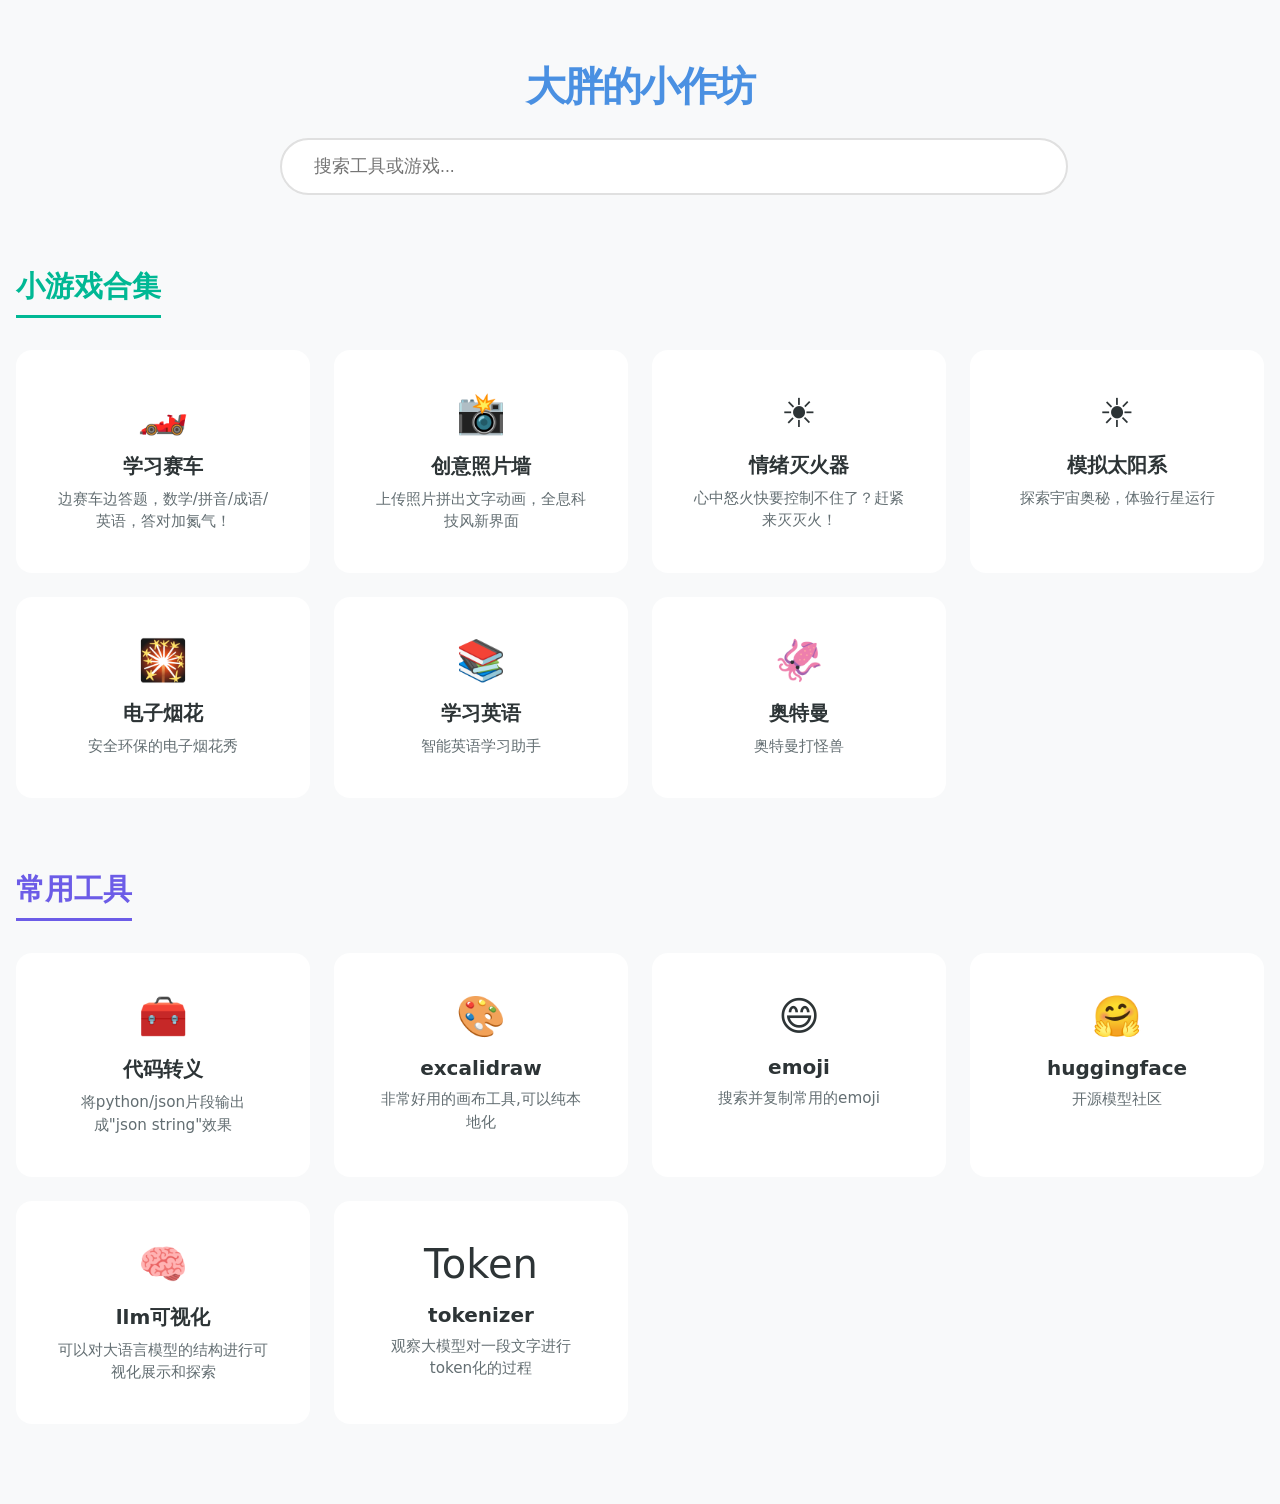
<file: index.html>
<!DOCTYPE html>
<html lang="zh-CN">
<head>
    <meta charset="UTF-8">
    <meta name="viewport" content="width=device-width, initial-scale=1.0">
    <title>大胖的小作坊-收集/制作好玩的工具、小游戏</title>
    <style>
        :root {
            --primary-color: #4a90e2;
            --tool-color: #6c5ce7;
            --game-color: #00b894;
            --text-light: #ffffff;
        }

        body {
            font-family: 'Segoe UI', system-ui, sans-serif;
            max-width: 1280px;
            margin: 0 auto;
            padding: 2rem 1rem;
            background: #f8f9fa;
            color: #2d3436;
        }

        header {
            text-align: center;
            margin-bottom: 3rem;
        }

        h1 {
            font-size: 2.5rem;
            color: var(--primary-color);
            margin-bottom: 1.5rem;
            font-weight: 600;
            letter-spacing: -0.05em;
        }

        .search-container {
            max-width: 720px;
            margin: 0 auto 3rem;
            position: relative;
        }

        #search {
            width: 100%;
            padding: 1rem 2rem;
            border: 2px solid #e0e0e0;
            border-radius: 50px;
            font-size: 1.1rem;
            transition: all 0.3s ease;
            background: #ffffff;
        }

        #search:focus {
            outline: none;
            border-color: var(--primary-color);
            box-shadow: 0 4px 12px rgba(74, 144, 226, 0.15);
        }

        .category-section {
            margin-bottom: 3rem;
        }

        .category-title {
            font-size: 1.8rem;
            margin-bottom: 2rem;
            padding-bottom: 0.5rem;
            border-bottom: 3px solid;
            display: inline-block;
        }

        .category-tools .category-title {
            color: var(--tool-color);
            border-color: var(--tool-color);
        }

        .category-games .category-title {
            color: var(--game-color);
            border-color: var(--game-color);
        }

        .cards-container {
            display: grid;
            grid-template-columns: repeat(auto-fill, minmax(280px, 1fr));
            gap: 1.5rem;
        }

        .card {
            background: white;
            border-radius: 16px;
            padding: 1.5rem;
            transition: transform 0.2s, box-shadow 0.2s;
            cursor: pointer;
            text-decoration: none;
            color: inherit;
            position: relative;
            overflow: hidden;
        }

        .card::before {
            content: '';
            position: absolute;
            top: 0;
            left: 0;
            width: 100%;
            height: 4px;
            background: linear-gradient(90deg, var(--category-color), transparent);
        }

        .card-tool {
            --category-color: var(--tool-color);
        }

        .card-game {
            --category-color: var(--game-color);
        }

        .card:hover {
            transform: translateY(-5px);
            box-shadow: 0 12px 24px rgba(0, 0, 0, 0.08);
        }

        .card-content {
            text-align: center;
            padding: 1rem;
        }

        .card-icon {
            font-size: 2.5rem;
            margin-bottom: 1rem;
            color: var(--category-color);
        }

        .card-title {
            font-size: 1.25rem;
            margin: 0 0 0.5rem;
            font-weight: 600;
            color: var(--category-color);
        }

        .card-desc {
            color: #636e72;
            font-size: 0.95rem;
            line-height: 1.5;
            margin: 0;
        }

        .no-results {
            text-align: center;
            grid-column: 1 / -1;
            padding: 4rem;
            color: #636e72;
            font-size: 1.1rem;
        }
    </style>
</head>
<body>
    <header>
        <h1>大胖的小作坊</h1>
        <div class="search-container">
            <input type="text" id="search" placeholder="搜索工具或游戏..." oninput="filterItems()">
        </div>
    </header>

    <main>
        <section class="category-section category-games">
            <h2 class="category-title">小游戏合集</h2>
            <div class="cards-container" id="games-container"></div>
        </section>
        
        <section class="category-section category-tools">
            <h2 class="category-title">常用工具</h2>
            <div class="cards-container" id="tools-container"></div>
        </section>
        
    </main>

    <script>
        // 数据源
        const items = [
            {
                name: "学习赛车",
                href: "study_race/index.html",
                category: "games",
                desc: "边赛车边答题，数学/拼音/成语/英语，答对加氮气！",
                icon: "🏎️"
            },
            {
                name: "创意照片墙",
                href: "photowall/index.html",
                category: "games",
                desc: "上传照片拼出文字动画，全息科技风新界面",
                icon: "📸"
            },
            {
                name: "情绪灭火器",
                href: "emotion_extinguisher.html",
                category: "games",
                desc: "心中怒火快要控制不住了？赶紧来灭灭火！",
                icon: "☀️"
            },
            {
                name: "模拟太阳系",
                href: "solar_system.html",
                category: "games",
                desc: "探索宇宙奥秘，体验行星运行",
                icon: "☀️"
            },
            {
                name: "电子烟花",
                href: "fireworks.html",
                category: "games",
                desc: "安全环保的电子烟花秀",
                icon: "🎇"
            },
            {
                name: "学习英语",
                href: "learn_english.html",
                category: "games",
                desc: "智能英语学习助手",
                icon: "📚️"
            },
            {
                name: "奥特曼",
                href: "ultman.html",
                category: "games",
                desc: "奥特曼打怪兽",
                icon: "🦑"
            },
            {
                name: "代码转义",
                href: "code_escape.html",
                category: "tools",
                desc: "将python/json片段输出成\"json string\"效果",
                icon: "🧰"
            },
            {
                name: "excalidraw",
                href: "https://excalidraw.com/",
                category: "tools",
                desc: "非常好用的画布工具,可以纯本地化",
                icon: "🎨"
            },
            {
                name: "emoji",
                href: "https://emoji6.com/emojiall/",
                category: "tools",
                desc: "搜索并复制常用的emoji",
                icon: "😄"
            },
            {
                name: "huggingface",
                href: "https://huggingface.co/",
                category: "tools",
                desc: "开源模型社区",
                icon: "🤗"
            },
            {
                name: "llm可视化",
                href: "https://bbycroft.net/llm",
                category: "tools",
                desc: "可以对大语言模型的结构进行可视化展示和探索",
                icon: "🧠"
            },
            {
                name: "tokenizer",
                href: "https://tiktokenizer.vercel.app/",
                category: "tools",
                desc: "观察大模型对一段文字进行token化的过程",
                icon: "Token"
            }
        ];

        // 生成卡片
        function createCard(item) {
            const card = document.createElement('a');
            card.className = `card card-${item.category}`;
            card.href = item.href;
            card.innerHTML = `
                <div class="card-content">
                    <div class="card-icon">${item.icon}</div>
                    <h3 class="card-title">${item.name}</h3>
                    <p class="card-desc">${item.desc}</p>
                </div>
            `;
            return card;
        }

        // 显示所有项目
        function displayItems() {
            const toolsContainer = document.getElementById('tools-container');
            const gamesContainer = document.getElementById('games-container');

            items.forEach(item => {
                const card = createCard(item);
                if (item.category === 'tools') {
                    toolsContainer.appendChild(card);
                } else {
                    gamesContainer.appendChild(card);
                }
            });
        }

        // 过滤项目
        function filterItems() {
            const searchTerm = document.getElementById('search').value.toLowerCase();
            const allCards = document.querySelectorAll('.card');
            let visibleCount = 0;

            allCards.forEach(card => {
                const title = card.querySelector('.card-title').textContent.toLowerCase();
                const desc = card.querySelector('.card-desc').textContent.toLowerCase();
                const match = title.includes(searchTerm) || desc.includes(searchTerm);
                
                card.style.display = match ? 'block' : 'none';
                if (match) visibleCount++;
            });

            handleNoResults(visibleCount);
        }

        // 处理无结果状态
        function handleNoResults(visibleCount) {
            const containers = document.querySelectorAll('.cards-container');
            containers.forEach(container => {
                let existingMessage = container.querySelector('.no-results');
                
                if (visibleCount === 0 && !existingMessage) {
                    const message = document.createElement('div');
                    message.className = 'no-results';
                    message.textContent = '未找到匹配结果';
                    container.appendChild(message);
                } else if (existingMessage) {
                    existingMessage.remove();
                }
            });
        }

        // 初始化
        window.onload = displayItems;
    </script>
</body>
</html>
</file>
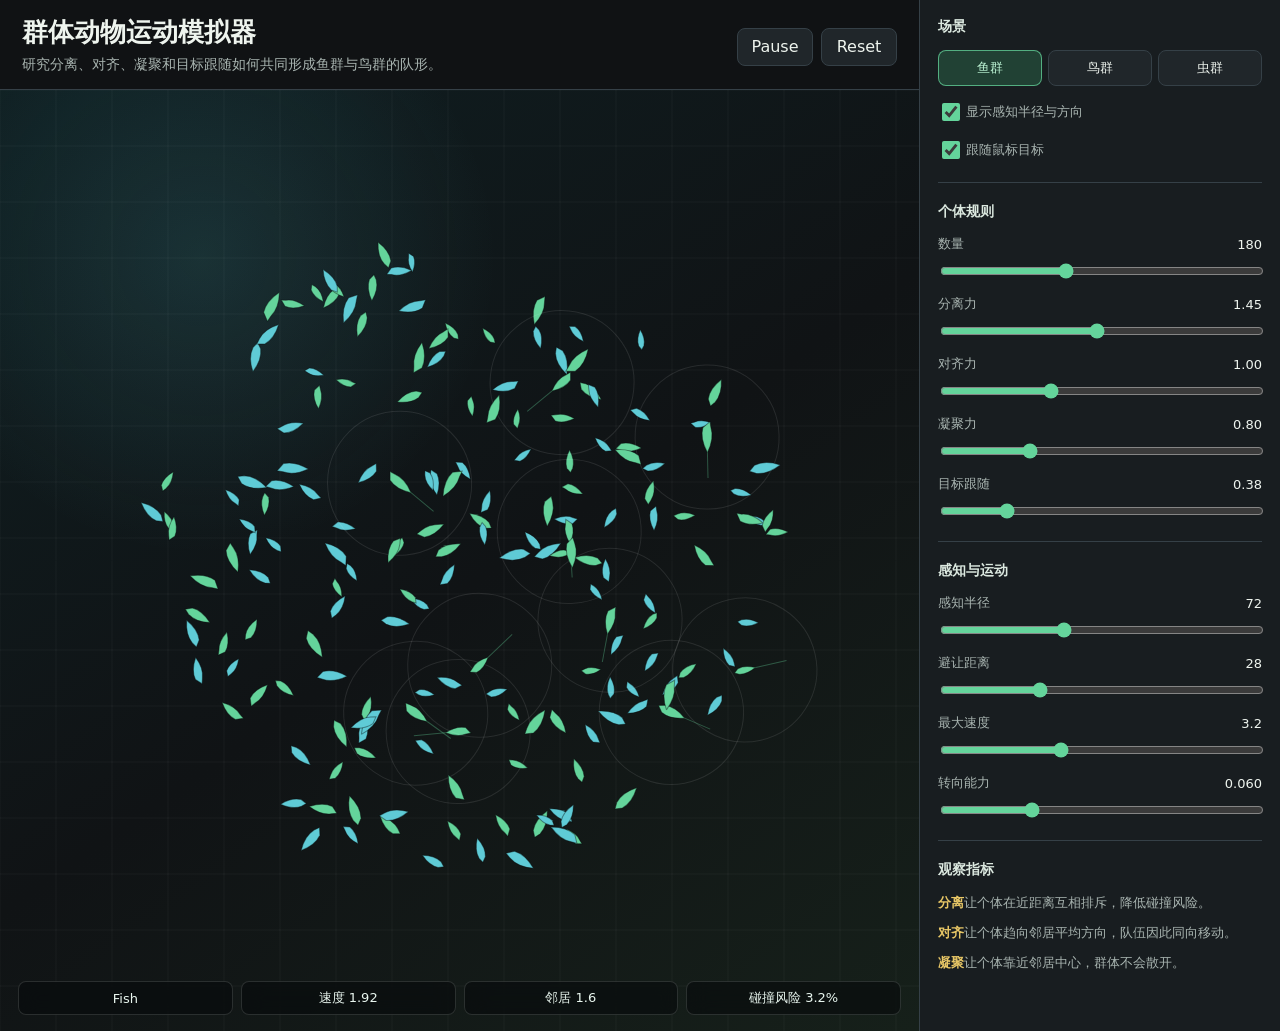
<file: flock_sim/index.html>
<!doctype html>
<html lang="zh-CN">
  <head>
    <meta charset="utf-8" />
    <meta name="viewport" content="width=device-width, initial-scale=1" />
    <title>群体动物运动模拟器</title>
    <link rel="stylesheet" href="styles.css" />
  </head>
  <body>
    <main class="app-shell">
      <section class="stage">
        <div class="topbar">
          <div>
            <h1>群体动物运动模拟器</h1>
            <p>研究分离、对齐、凝聚和目标跟随如何共同形成鱼群与鸟群的队形。</p>
          </div>
          <div class="run-controls" aria-label="运行控制">
            <button id="playPause" type="button" title="暂停或继续模拟">Pause</button>
            <button id="reset" type="button" title="重新生成群体">Reset</button>
          </div>
        </div>

        <div class="canvas-wrap">
          <canvas id="world" width="1280" height="820"></canvas>
          <div class="hud">
            <span id="modeLabel">Fish</span>
            <span id="speedMetric">速度 0</span>
            <span id="densityMetric">邻居 0</span>
            <span id="riskMetric">碰撞风险 0</span>
          </div>
        </div>
      </section>

      <aside class="panel" aria-label="模拟参数">
        <section class="control-group">
          <h2>场景</h2>
          <div class="segmented" role="group" aria-label="动物类型">
            <button class="active" data-preset="fish" type="button">鱼群</button>
            <button data-preset="birds" type="button">鸟群</button>
            <button data-preset="swarm" type="button">虫群</button>
          </div>
          <label class="toggle">
            <input id="showForces" type="checkbox" checked />
            <span>显示感知半径与方向</span>
          </label>
          <label class="toggle">
            <input id="followPointer" type="checkbox" checked />
            <span>跟随鼠标目标</span>
          </label>
        </section>

        <section class="control-group">
          <h2>个体规则</h2>
          <label>
            <span>数量 <output id="countOut">180</output></span>
            <input id="count" type="range" min="30" max="420" step="10" value="180" />
          </label>
          <label>
            <span>分离力 <output id="separationOut">1.45</output></span>
            <input id="separation" type="range" min="0" max="3" step="0.05" value="1.45" />
          </label>
          <label>
            <span>对齐力 <output id="alignmentOut">1.00</output></span>
            <input id="alignment" type="range" min="0" max="3" step="0.05" value="1.00" />
          </label>
          <label>
            <span>凝聚力 <output id="cohesionOut">0.82</output></span>
            <input id="cohesion" type="range" min="0" max="3" step="0.05" value="0.82" />
          </label>
          <label>
            <span>目标跟随 <output id="targetOut">0.38</output></span>
            <input id="target" type="range" min="0" max="2" step="0.02" value="0.38" />
          </label>
        </section>

        <section class="control-group">
          <h2>感知与运动</h2>
          <label>
            <span>感知半径 <output id="perceptionOut">72</output></span>
            <input id="perception" type="range" min="25" max="150" step="1" value="72" />
          </label>
          <label>
            <span>避让距离 <output id="avoidOut">28</output></span>
            <input id="avoid" type="range" min="10" max="70" step="1" value="28" />
          </label>
          <label>
            <span>最大速度 <output id="speedOut">3.2</output></span>
            <input id="speed" type="range" min="1" max="7" step="0.1" value="3.2" />
          </label>
          <label>
            <span>转向能力 <output id="turnOut">0.060</output></span>
            <input id="turn" type="range" min="0.015" max="0.18" step="0.005" value="0.060" />
          </label>
        </section>

        <section class="notes">
          <h2>观察指标</h2>
          <p><strong>分离</strong>让个体在近距离互相排斥，降低碰撞风险。</p>
          <p><strong>对齐</strong>让个体趋向邻居平均方向，队伍因此同向移动。</p>
          <p><strong>凝聚</strong>让个体靠近邻居中心，群体不会散开。</p>
        </section>
      </aside>
    </main>

    <script src="script.js"></script>
  </body>
</html>
</file>
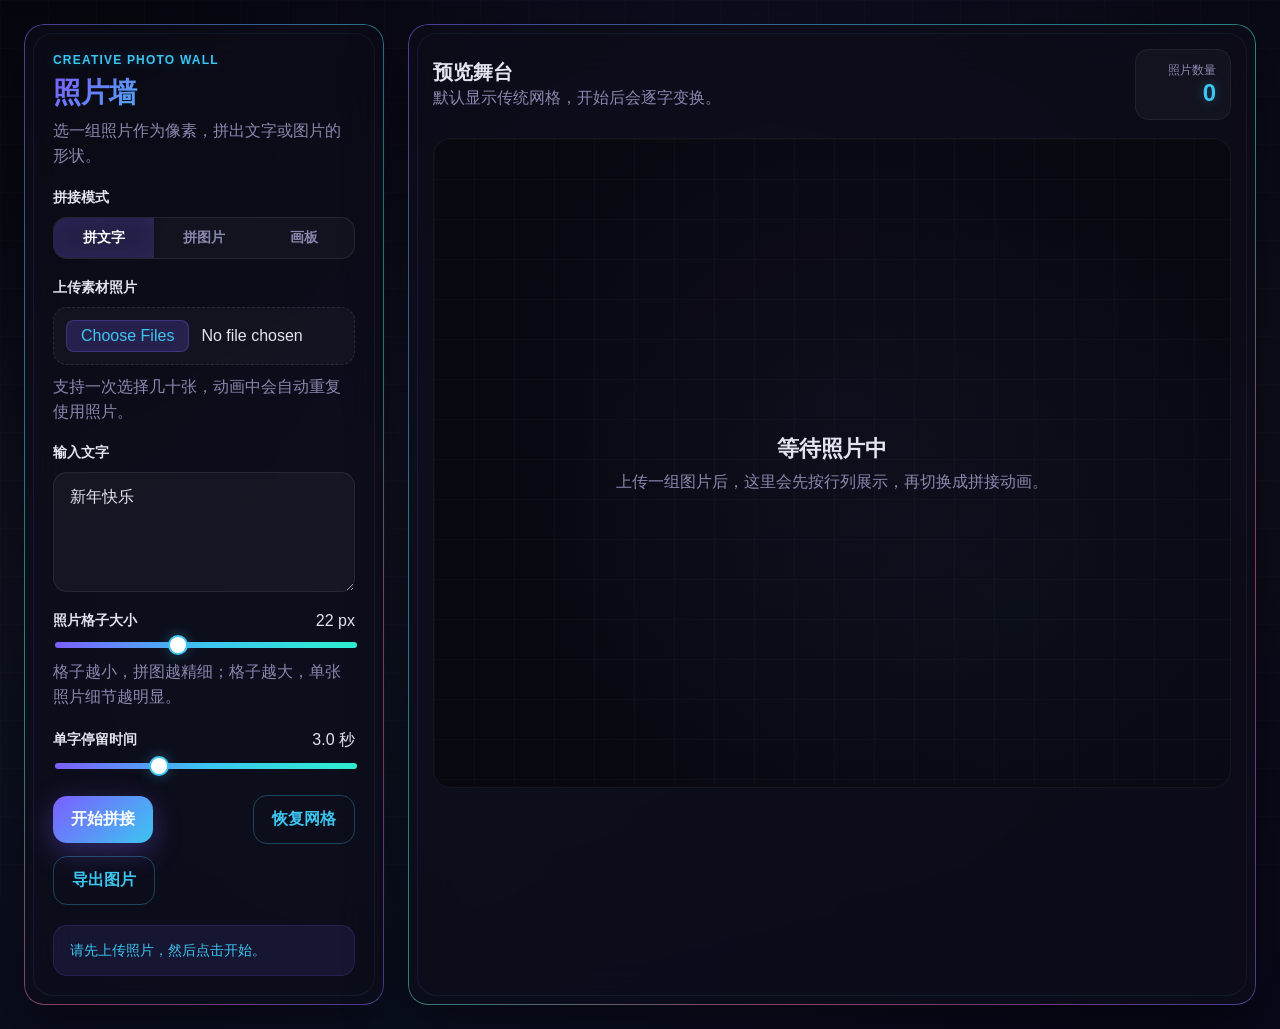
<file: photowall/index.html>
<!DOCTYPE html>
<html lang="zh-CN">
  <head>
    <meta charset="UTF-8" />
    <meta name="viewport" content="width=device-width, initial-scale=1.0" />
    <title>创意照片墙</title>
    <link rel="stylesheet" href="./styles.css" />
  </head>
  <body>
    <div class="app-shell">
      <aside class="control-panel">
        <div class="panel-block">
          <p class="eyebrow">Creative Photo Wall</p>
          <h1>照片墙</h1>
          <p class="panel-copy">
            选一组照片作为像素，拼出文字或图片的形状。
          </p>
        </div>

        <div class="panel-block">
          <label class="field-label">拼接模式</label>
          <div class="mode-tabs" id="modeTabs">
            <button class="mode-tab is-active" data-mode="text">拼文字</button>
            <button class="mode-tab" data-mode="image">拼图片</button>
            <button class="mode-tab" data-mode="canvas">画板</button>
          </div>
        </div>

        <div class="panel-block">
          <label class="field-label" for="photoInput">上传素材照片</label>
          <input id="photoInput" type="file" accept="image/*" multiple />
          <p class="field-hint">支持一次选择几十张，动画中会自动重复使用照片。</p>
        </div>

        <div class="panel-block mode-text">
          <label class="field-label" for="messageInput">输入文字</label>
          <textarea id="messageInput" rows="5" placeholder="例如：新年快乐">新年快乐</textarea>
        </div>

        <div class="panel-block mode-image is-hidden">
          <label class="field-label" for="refImageInput">上传参考图</label>
          <input id="refImageInput" type="file" accept="image/*" />
          <p class="field-hint">选择一张目标图案，照片会拼出它的形状（如爱心、人脸等）。</p>
        </div>

        <div class="panel-block mode-image is-hidden">
          <label class="field-label">提取方法</label>
          <div class="mode-tabs" id="segModeTabs">
            <button class="mode-tab is-active" data-seg="luminance">亮度阈值</button>
            <button class="mode-tab" data-seg="subject">主体提取</button>
          </div>
        </div>

        <div class="panel-block slider-block mode-image seg-luminance is-hidden">
          <div class="slider-header">
            <label class="field-label" for="thresholdRange">亮度阈值</label>
            <span id="thresholdValue">128</span>
          </div>
          <input id="thresholdRange" type="range" min="0" max="255" step="5" value="128" />
          <p class="field-hint">默认填充较暗区域（如白底上的图案），取消勾选则填充较亮区域。</p>
        </div>

        <div class="panel-block slider-block mode-image seg-subject is-hidden">
          <div class="slider-header">
            <label class="field-label" for="edgeSensitivityRange">边缘灵敏度</label>
            <span id="edgeSensitivityValue">50</span>
          </div>
          <input id="edgeSensitivityRange" type="range" min="0" max="100" step="5" value="50" />
          <p class="field-hint">灵敏度越低，提取的边缘越少（仅保留强边缘）；越高则保留更多细节。</p>
        </div>

        <div class="panel-block mode-image is-hidden">
          <div class="invert-row">
            <label class="invert-label">
              <input id="invertFillCheckbox" type="checkbox" checked />
              <span>反转填充方向（填充背景区域而非主体）</span>
            </label>
          </div>
        </div>

        <div class="panel-block slider-block">
          <div class="slider-header">
            <label class="field-label" for="tileSizeRange">照片格子大小</label>
            <span id="tileSizeValue">22 px</span>
          </div>
          <input id="tileSizeRange" type="range" min="14" max="34" step="2" value="22" />
          <p class="field-hint">格子越小，拼图越精细；格子越大，单张照片细节越明显。</p>
        </div>

        <div class="panel-block slider-block mode-canvas is-hidden">
          <div class="slider-header">
            <label class="field-label" for="brushSizeRange">画笔粗细</label>
            <span id="brushSizeValue">20 px</span>
          </div>
          <input id="brushSizeRange" type="range" min="4" max="60" step="2" value="20" />
        </div>

        <div class="panel-block mode-canvas is-hidden">
          <p class="field-hint">画笔粗细影响手绘笔迹和形状描边宽度。形状和颜色工具在画布上方。</p>
        </div>

        <div class="panel-block slider-block mode-text">
          <div class="slider-header">
            <label class="field-label" for="holdTimeRange">单字停留时间</label>
            <span id="holdTimeValue">3.0 秒</span>
          </div>
          <input id="holdTimeRange" type="range" min="2" max="5" step="0.5" value="3" />
        </div>

        <div class="button-row">
          <button id="startButton" class="primary-button" type="button">开始拼接</button>
          <button id="resetButton" class="secondary-button" type="button">恢复网格</button>
          <button id="exportButton" class="secondary-button" type="button">导出图片</button>
        </div>

        <p id="statusText" class="status-text">请先上传照片，然后点击开始。</p>
      </aside>

      <main class="stage-panel">
        <div class="stage-toolbar">
          <div>
            <h2>预览舞台</h2>
            <p>默认显示传统网格，开始后会逐字变换。</p>
          </div>
          <div class="stat-pill">
            <span>照片数量</span>
            <strong id="photoCount">0</strong>
          </div>
        </div>

        <section class="stage-frame">
          <div class="draw-toolbar mode-canvas is-hidden" id="drawToolbar">
            <div class="tool-group">
              <button class="shape-btn is-active" data-tool="freehand" title="画笔">画笔</button>
              <button class="shape-btn" data-tool="line" title="直线">直线</button>
              <button class="shape-btn" data-tool="rect" title="矩形">矩形</button>
              <button class="shape-btn" data-tool="circle" title="圆形">圆形</button>
              <button class="shape-btn" data-tool="ellipse" title="椭圆">椭圆</button>
              <button class="shape-btn" data-tool="triangle" title="三角">三角</button>
            </div>
            <div class="tool-divider"></div>
            <input type="color" id="fillColorInput" value="#111111" title="填充颜色">
            <div class="tool-divider"></div>
            <button id="eraserToggle" class="shape-btn" data-tool="eraser" title="橡皮擦">橡皮</button>
            <button id="clearCanvasBtn" class="shape-btn" data-tool="clear" title="清空画布">清空</button>
          </div>
          <div class="scanlines" aria-hidden="true"></div>
          <div class="stage-grid" aria-hidden="true"></div>
          <div id="stage" class="stage"></div>
          <canvas id="drawCanvas" class="draw-canvas is-hidden" width="800" height="600"></canvas>
          <canvas id="previewCanvas" class="preview-canvas is-hidden" width="800" height="600"></canvas>
          <canvas id="glyphCanvas" class="hidden-canvas" width="1200" height="700"></canvas>
        </section>
      </main>
    </div>

    <script src="./script.js"></script>
  </body>
</html>
</file>
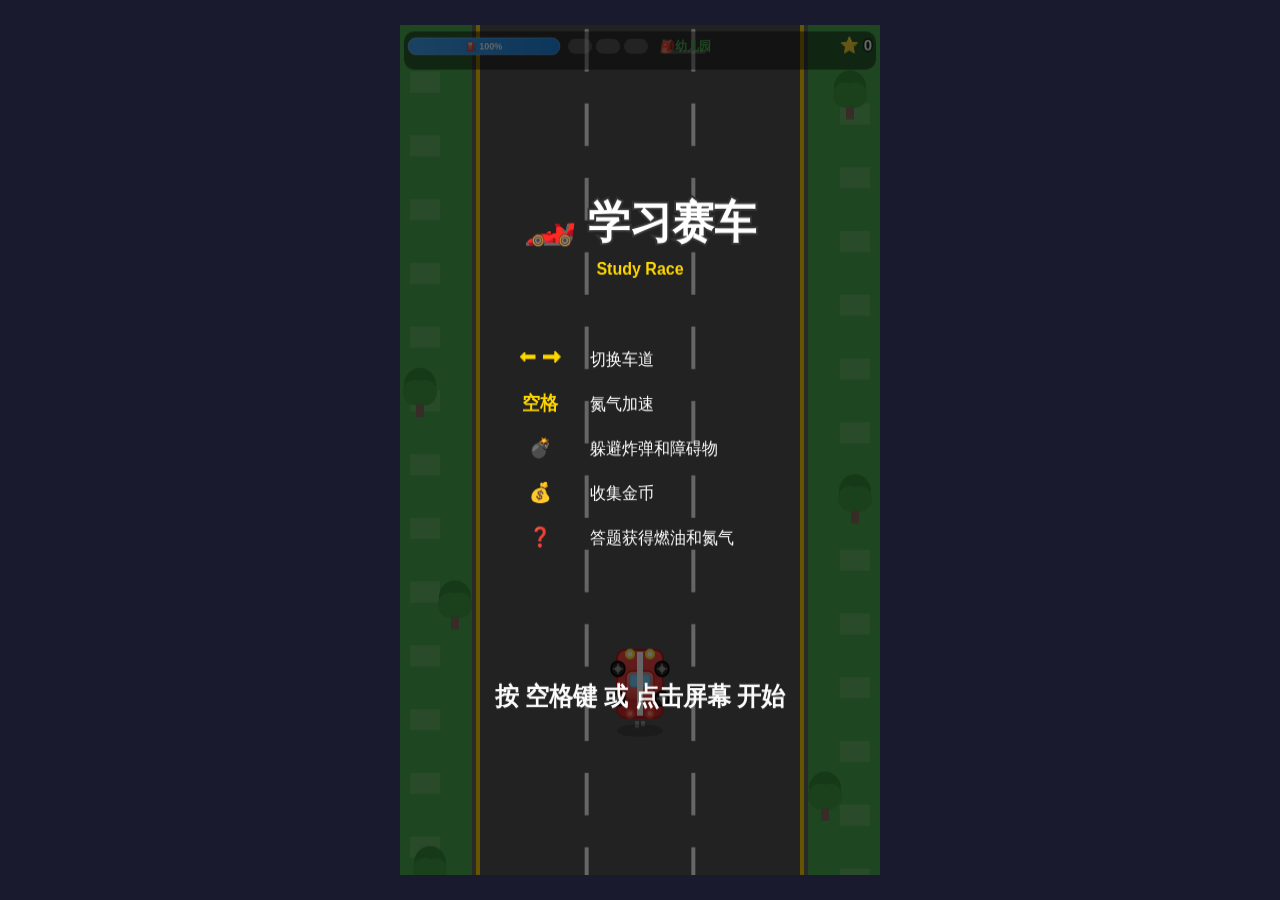
<file: study_race/index.html>
<!DOCTYPE html>
<html lang="zh-CN">
<head>
<meta charset="UTF-8">
<meta name="viewport" content="width=device-width, initial-scale=1.0, user-scalable=no">
<title>学习赛车 - Study Race</title>
<style>
* { margin: 0; padding: 0; box-sizing: border-box; }
body {
  background: #1a1a2e;
  display: flex;
  justify-content: center;
  align-items: center;
  height: 100vh;
  height: 100dvh;
  overflow: hidden;
  font-family: 'Arial', sans-serif;
  touch-action: none;
  -webkit-touch-callout: none;
  -webkit-user-select: none;
  user-select: none;
}
#game-container {
  position: relative;
  width: 100vw;
  max-width: 480px;
  height: 100vh;
  height: 100dvh;
  max-height: 850px;
  overflow: hidden;
}
canvas {
  display: block;
  width: 100%;
  height: 100%;
  image-rendering: auto;
  -webkit-transform: translateZ(0);
  transform: translateZ(0);
  will-change: transform;
}

/* Question overlay */
#question-panel {
  display: none;
  position: absolute;
  bottom: 10%;
  left: 5%;
  right: 5%;
  background: rgba(255,255,255,0.95);
  border-radius: 20px;
  padding: 20px;
  box-shadow: 0 8px 32px rgba(0,0,0,0.4);
  z-index: 10;
  text-align: center;
}
#question-panel.active { display: block; animation: popIn 0.3s ease-out; }
@keyframes popIn {
  0% { transform: scale(0.8); opacity: 0; }
  100% { transform: scale(1); opacity: 1; }
}
#q-type { font-size: 14px; color: #888; margin-bottom: 4px; }
#q-text { font-size: 22px; font-weight: bold; color: #333; margin-bottom: 8px; }
#q-timer-bar {
  width: 100%; height: 6px; background: #eee; border-radius: 3px; margin-bottom: 12px; overflow: hidden;
}
#q-timer-fill {
  height: 100%; background: #4CAF50; border-radius: 3px; transition: width 0.1s linear;
}
#q-timer-fill.warning { background: #FF9800; }
#q-timer-fill.danger { background: #f44336; animation: pulse 0.5s infinite; }
@keyframes pulse { 50% { opacity: 0.5; } }
.q-btn {
  display: block;
  width: 100%;
  padding: 14px;
  margin: 6px 0;
  border: 3px solid #e0e0e0;
  border-radius: 14px;
  background: #fff;
  font-size: 17px;
  color: #333;
  cursor: pointer;
  transition: all 0.15s;
}
.q-btn:active { transform: scale(0.97); }
.q-btn.correct { background: #4CAF50; color: #fff; border-color: #388E3C; }
.q-btn.wrong { background: #f44336; color: #fff; border-color: #D32F2F; }

/* Mobile nitro button */
#nitro-btn {
  display: none;
  position: absolute;
  bottom: 20px;
  right: 20px;
  width: 70px;
  height: 70px;
  border-radius: 50%;
  background: linear-gradient(135deg, #667eea, #764ba2);
  border: 4px solid rgba(255,255,255,0.5);
  color: #fff;
  font-size: 14px;
  font-weight: bold;
  cursor: pointer;
  z-index: 5;
  box-shadow: 0 4px 20px rgba(102,126,234,0.4);
}
#nitro-btn:active { transform: scale(0.9); }
#share-btn {
  display: none;
  position: absolute;
  bottom: 120px;
  left: 50%;
  transform: translateX(-50%);
  padding: 14px 32px;
  border-radius: 25px;
  background: linear-gradient(135deg, #FF6B6B, #ee5a24);
  border: 3px solid #fff;
  color: #fff;
  font-size: 17px;
  font-weight: bold;
  cursor: pointer;
  z-index: 15;
  box-shadow: 0 4px 20px rgba(238,90,36,0.4);
  white-space: nowrap;
}
#share-btn:active { transform: translateX(-50%) scale(0.95); }
#share-btn.show { display: block; }
@media (max-width: 768px) {
  #nitro-btn { display: flex; align-items: center; justify-content: center; }
}
</style>
</head>
<body>
<div id="game-container">
  <canvas id="game"></canvas>
  <div id="question-panel">
    <div id="q-type"></div>
    <div id="q-text"></div>
    <div id="q-timer-bar"><div id="q-timer-fill"></div></div>
    <div id="q-options"></div>
  </div>
  <button id="nitro-btn">N₂O</button>
  <button id="share-btn">📸 保存分享图</button>
</div>

<script>
// ============ POLYFILL: roundRect ============
if (!CanvasRenderingContext2D.prototype.roundRect) {
  CanvasRenderingContext2D.prototype.roundRect = function(x, y, w, h, r) {
    if (typeof r === 'number') r = { tl: r, tr: r, br: r, bl: r };
    this.beginPath();
    this.moveTo(x + r.tl, y);
    this.lineTo(x + w - r.tr, y);
    this.arcTo(x + w, y, x + w, y + r.tr, r.tr);
    this.lineTo(x + w, y + h - r.br);
    this.arcTo(x + w, y + h, x + w - r.br, y + h, r.br);
    this.lineTo(x + r.bl, y + h);
    this.arcTo(x, y + h, x, y + h - r.bl, r.bl);
    this.lineTo(x, y + r.tl);
    this.arcTo(x, y, x + r.tl, y, r.tl);
    this.closePath();
  };
}

// ============ CONSTANTS ============
const CANVAS_W = 480;
const CANVAS_H = 800;

// Road dimensions
const ROAD_LEFT = 80;
const ROAD_RIGHT = 400;
const ROAD_WIDTH = ROAD_RIGHT - ROAD_LEFT;
const LANE_WIDTH = ROAD_WIDTH / 3;
const LANE_CENTERS = [
  ROAD_LEFT + LANE_WIDTH * 0.5,
  ROAD_LEFT + LANE_WIDTH * 1.5,
  ROAD_LEFT + LANE_WIDTH * 2.5
];

// Player
const PLAYER_W = 46;
const PLAYER_H = 80;
const PLAYER_Y = 620;
const FUEL_MAX = 100;
const FUEL_BURN_RATE = 5.0; // per second
const FUEL_CORRECT = 30;
const FUEL_WRONG = 10;
const FUEL_COIN = 5;
const FUEL_BOMB = 30;
const NITRO_MAX = 3;
const NITRO_DURATION = 3; // seconds
const QUESTION_TIMER = 8; // seconds

// Speeds
const BASE_SPEED = 400; // pixels per second
const NITRO_SPEED_MULT = 2;
const SLOW_SPEED = 150;
const SLOW_DURATION = 2; // seconds

// ============ GAME STATE ============
const STATE = { MENU: 'menu', PLAYING: 'playing', ANSWERING: 'answering', GAMEOVER: 'gameover' };

// ============ CANVAS SETUP ============
const canvas = document.getElementById('game');
const ctx = canvas.getContext('2d');
canvas.width = CANVAS_W;
canvas.height = CANVAS_H;

// ============ DOM ELEMENTS ============
const questionPanel = document.getElementById('question-panel');
const qType = document.getElementById('q-type');
const qText = document.getElementById('q-text');
const qTimerFill = document.getElementById('q-timer-fill');
const qOptions = document.getElementById('q-options');
const nitroBtn = document.getElementById('nitro-btn');

// ============ INPUT ============
const keys = {};
let touchStartX = 0;
let touchStartY = 0;

window.addEventListener('keydown', e => {
  keys[e.key] = true;
  if (e.key === 'ArrowLeft' || e.key === 'ArrowRight' || e.key === ' ') {
    e.preventDefault();
  }
});
window.addEventListener('keyup', e => { keys[e.key] = false; });

canvas.addEventListener('touchstart', e => {
  // Don't prevent default in menu/gameover so click event can fire
  if (game.state === STATE.PLAYING || game.state === STATE.ANSWERING) {
    e.preventDefault();
  }
  const t = e.touches[0];
  touchStartX = t.clientX;
  touchStartY = t.clientY;
});
canvas.addEventListener('touchend', e => {
  // Start/restart game on tap in menu or game over
  if (game.state === STATE.MENU) {
    handleStart(e);
    return;
  }
  if (game.state === STATE.GAMEOVER) {
    // Enforce cooldown to prevent instant restart when finger lifts after death
    if (performance.now() - game.gameOverAt > 600) {
      handleStart(e);
    }
    return;
  }

  e.preventDefault();
  const t = e.changedTouches[0];
  const dx = t.clientX - touchStartX;
  const dy = t.clientY - touchStartY;
  if (Math.abs(dx) > Math.abs(dy) && Math.abs(dx) > 30) {
    if (dx > 0) keys['ArrowRight'] = true;
    else keys['ArrowLeft'] = true;
    setTimeout(() => {
      keys['ArrowLeft'] = false;
      keys['ArrowRight'] = false;
    }, 100);
  }
});

nitroBtn.addEventListener('touchstart', e => {
  e.preventDefault();
  e.stopPropagation();
  // One-shot activation — avoids stuck-key bug on mobile
  if (game.state === STATE.PLAYING && game.player.nitroCharges > 0 && !game.player.nitroActive) {
    game.player.activateNitro();
  }
});

// ============ AUDIO (simple oscillator-based) ============
let audioCtx = null;
function initAudio() {
  if (!audioCtx) {
    audioCtx = new (window.AudioContext || window.webkitAudioContext)();
  }
  if (audioCtx.state === 'suspended') {
    audioCtx.resume();
  }
}
function playBeep(freq, dur, type='square', vol=0.08) {
  if (!audioCtx) return;
  try {
    const osc = audioCtx.createOscillator();
    const gain = audioCtx.createGain();
    osc.type = type;
    osc.frequency.value = freq;
    gain.gain.setValueAtTime(vol, audioCtx.currentTime);
    gain.gain.exponentialRampToValueAtTime(0.001, audioCtx.currentTime + dur);
    osc.connect(gain);
    gain.connect(audioCtx.destination);
    osc.start();
    osc.stop(audioCtx.currentTime + dur);
  } catch(e) {}
}
function sfxCorrect() { playBeep(523, 0.1); setTimeout(() => playBeep(659, 0.1), 100); setTimeout(() => playBeep(784, 0.15), 200); }
function sfxWrong() { playBeep(200, 0.3, 'sawtooth'); }
function sfxCoin() { playBeep(1200, 0.08); playBeep(1600, 0.06, 'sine'); }
function sfxNitro() { playBeep(150, 0.5, 'sawtooth', 0.06); }
function sfxBomb() { playBeep(80, 0.4, 'sawtooth', 0.1); }

// ============ PARTICLES ============
class Particle {
  constructor(x, y, vx, vy, life, color, size=3) {
    this.x = x; this.y = y; this.vx = vx; this.vy = vy;
    this.life = life; this.maxLife = life; this.color = color; this.size = size;
  }
  get alive() { return this.life > 0; }
  update(dt) {
    this.x += this.vx * dt;
    this.y += this.vy * dt;
    this.life -= dt;
  }
  draw(ctx) {
    const alpha = this.life / this.maxLife;
    ctx.globalAlpha = alpha;
    ctx.fillStyle = this.color;
    ctx.beginPath();
    ctx.arc(this.x, this.y, this.size * alpha + 1, 0, Math.PI * 2);
    ctx.fill();
    ctx.globalAlpha = 1;
  }
}

class ParticleSystem {
  constructor() { this.particles = []; }
  emit(x, y, count, color, lifeRange=[0.3,0.8], speedRange=[50,200], sizeRange=[2,5]) {
    for (let i = 0; i < count; i++) {
      const angle = Math.random() * Math.PI * 2;
      const speed = speedRange[0] + Math.random() * (speedRange[1] - speedRange[0]);
      const life = lifeRange[0] + Math.random() * (lifeRange[1] - lifeRange[0]);
      const size = sizeRange[0] + Math.random() * (sizeRange[1] - sizeRange[0]);
      this.particles.push(new Particle(
        x, y,
        Math.cos(angle) * speed, Math.sin(angle) * speed,
        life, color, size
      ));
    }
  }
  update(dt) {
    for (let i = this.particles.length - 1; i >= 0; i--) {
      this.particles[i].update(dt);
      if (!this.particles[i].alive) this.particles.splice(i, 1);
    }
  }
  draw(ctx) {
    for (const p of this.particles) p.draw(ctx);
  }
}

// ============ FLOATING TEXT ============
class FloatingText {
  constructor(x, y, text, color, life=1.0) {
    this.x = x; this.y = y; this.text = text; this.color = color;
    this.life = life; this.maxLife = life;
  }
  get alive() { return this.life > 0; }
  update(dt) {
    this.y -= 40 * dt;
    this.life -= dt;
  }
  draw(ctx) {
    const alpha = Math.min(1, this.life / this.maxLife);
    const scale = 1 + (1 - this.life / this.maxLife) * 0.3;
    ctx.save();
    ctx.globalAlpha = alpha;
    ctx.translate(this.x, this.y);
    ctx.scale(scale, scale);
    ctx.font = 'bold 20px Arial';
    ctx.fillStyle = this.color;
    ctx.strokeStyle = '#000';
    ctx.lineWidth = 3;
    ctx.textAlign = 'center';
    ctx.strokeText(this.text, 0, 0);
    ctx.fillText(this.text, 0, 0);
    ctx.restore();
  }
}

// ============ LEVEL SYSTEM ============
const LEVELS = [
  { name: '幼儿园', icon: '🎒', threshold: 0, color: '#4CAF50' },
  { name: '小学',   icon: '📚', threshold: 1500, color: '#2196F3' },
  { name: '初中',   icon: '📖', threshold: 3000, color: '#FF9800' },
  { name: '高中',   icon: '🎓', threshold: 4500, color: '#9C27B0' },
  { name: '大学',   icon: '🏛️', threshold: 6000, color: '#E91E63' },
  { name: '博士',   icon: '🔬', threshold: 7500, color: '#F44336' },
];

function getLevelIndex(score) {
  let idx = 0;
  for (let i = LEVELS.length - 1; i >= 0; i--) {
    if (score >= LEVELS[i].threshold) { idx = i; break; }
  }
  return idx;
}

// ============ QUESTION SYSTEM ============

// --- Master dispatcher ---
function genQuestion(levelIdx) {
  // Question type distribution varies by level
  let types;
  if (levelIdx === 0) types = ['math','math','pinyin','pinyin','pinyin','english'];
  else if (levelIdx <= 1) types = ['math','pinyin','idiom','english'];
  else if (levelIdx <= 2) types = ['math','pinyin','idiom','english'];
  else if (levelIdx <= 3) types = ['math','poetry','idiom','english'];
  else if (levelIdx <= 4) types = ['math','poetry','literature','english'];
  else types = ['math','classics','literature','english'];

  const type = types[Math.floor(Math.random() * types.length)];
  switch (type) {
    case 'math': return genMathQ(levelIdx);
    case 'pinyin': return genPinyinQ(levelIdx);
    case 'idiom': return genIdiomQ(levelIdx);
    case 'poetry': return genPoetryQ(levelIdx);
    case 'literature': return genLiteratureQ(levelIdx);
    case 'classics': return genClassicsQ();
    case 'english': return genEnglishQ(levelIdx);
  }
}

// --- Math Questions by Level ---
function genMathQ(level) {
  let a, b, op, answer, question;

  if (level === 0) {
    // 幼儿园: single digit +/-, result ≤ 20
    op = ['+','-'][Math.floor(Math.random() * 2)];
    if (op === '+') {
      a = Math.floor(Math.random() * 10) + 1;
      b = Math.floor(Math.random() * (20 - a)) + 1;
      answer = a + b;
    } else {
      a = Math.floor(Math.random() * 19) + 2;
      b = Math.floor(Math.random() * (a - 1)) + 1;
      answer = a - b;
    }
    question = `${a} ${op} ${b} = ?`;
  } else if (level === 1) {
    // 小学: 2-digit +/-, simple ×, simple ÷
    const ops = ['+','-','*','/'];
    op = ops[Math.floor(Math.random() * 4)];
    switch(op) {
      case '+':
        a = Math.floor(Math.random() * 90) + 10; b = Math.floor(Math.random() * 90) + 10;
        answer = a + b; break;
      case '-':
        a = Math.floor(Math.random() * 90) + 10; b = Math.floor(Math.random() * a) + 1;
        answer = a - b; break;
      case '*':
        a = Math.floor(Math.random() * 9) + 1; b = Math.floor(Math.random() * 9) + 1;
        answer = a * b; break;
      case '/':
        b = Math.floor(Math.random() * 8) + 2; answer = Math.floor(Math.random() * 9) + 1; a = b * answer;
        break;
    }
    question = `${a} ${op} ${b} = ?`;
  } else if (level === 2) {
    // 初中: larger numbers, fractions, percentages
    const r = Math.random();
    if (r < 0.5) {
      op = ['+','-','*'][Math.floor(Math.random() * 3)];
      a = Math.floor(Math.random() * 900) + 100; b = Math.floor(Math.random() * 900) + 100;
      if (op === '+') answer = a + b;
      else if (op === '-') { if (b > a) [a,b]=[b,a]; answer = a - b; }
      else { a = Math.floor(Math.random() * 90) + 10; b = Math.floor(Math.random() * 20) + 2; answer = a * b; }
      question = `${a} ${op} ${b} = ?`;
    } else if (r < 0.75) {
      // Percentage
      a = Math.floor(Math.random() * 900) + 100;
      b = [10, 20, 25, 30, 50, 75][Math.floor(Math.random() * 6)];
      answer = Math.round(a * b / 100);
      question = `${a} 的 ${b}% 是多少？`;
    } else {
      // Simple fraction
      const nums = [2,3,4,5,8,10];
      const den = nums[Math.floor(Math.random() * nums.length)];
      const num = Math.floor(Math.random() * (den - 1)) + 1;
      a = Math.floor(Math.random() * 200) + 40;
      answer = Math.round(a * num / den);
      const fracLabels = {2:'二分之一',3:'三分之一',4:'四分之一',5:'五分之一',8:'八分之一',10:'十分之一'};
      const label = num === 1 ? fracLabels[den] : `${num}/${den}`;
      question = `${a} 的 ${label} 是多少？`;
    }
  } else {
    // 高中及以上: algebra, exponents, roots, complex math
    const r = Math.random();
    if (r < 0.3) {
      // Solve for x: ax + b = c
      a = Math.floor(Math.random() * 9) + 2;
      answer = Math.floor(Math.random() * 20) + 1;
      b = Math.floor(Math.random() * 40) - 20;
      const c = a * answer + b;
      const bStr = b >= 0 ? `+ ${b}` : `- ${Math.abs(b)}`;
      question = `解方程: ${a}x ${bStr} = ${c}, x = ?`;
    } else if (r < 0.6) {
      // Square/cube
      a = Math.floor(Math.random() * 15) + 2;
      const exp = [2, 2, 2, 3][Math.floor(Math.random() * 4)];
      answer = exp === 2 ? a * a : a * a * a;
      question = `${a}${exp === 2 ? '²' : '³'} = ?`;
    } else {
      // √ or complex expression
      const squares = [4,9,16,25,36,49,64,81,100,121,144,169,196,225];
      answer = Math.floor(Math.random() * 12) + 2;
      a = answer * answer;
      question = `√${a} = ?`;
    }
  }

  return {
    type: 'math',
    typeLabel: level <= 1 ? '🧮 数学计算' : (level <= 2 ? '📐 数学运算' : '🔢 数学挑战'),
    question,
    answer,
    options: genMathOptions(answer, level)
  };
}

function genMathOptions(answer, level) {
  const opts = new Set([String(answer)]);
  const range = level <= 1 ? 5 : (level <= 2 ? 15 : 30);
  while (opts.size < 4) {
    const offset = Math.floor(Math.random() * range) + 1;
    const sign = Math.random() > 0.5 ? 1 : -1;
    const fake = answer + sign * offset;
    if (fake >= 0 && fake !== answer && String(fake) !== String(answer)) opts.add(String(fake));
  }
  return shuffle([...opts]);
}

// --- Chinese: Pinyin (幼儿园/小学) ---
const PINYIN_EASY = [
  { word: '苹果', pinyin: 'píng guǒ' }, { word: '太阳', pinyin: 'tài yáng' },
  { word: '月亮', pinyin: 'yuè liàng' },   { word: '学校', pinyin: 'xué xiào' },
  { word: '老师', pinyin: 'lǎo shī' },     { word: '同学', pinyin: 'tóng xué' },
  { word: '朋友', pinyin: 'péng yǒu' },    { word: '电脑', pinyin: 'diàn nǎo' },
  { word: '大象', pinyin: 'dà xiàng' },     { word: '小猫', pinyin: 'xiǎo māo' },
  { word: '花朵', pinyin: 'huā duǒ' },      { word: '大海', pinyin: 'dà hǎi' },
  { word: '春天', pinyin: 'chūn tiān' },    { word: '快乐', pinyin: 'kuài lè' },
  { word: '飞机', pinyin: 'fēi jī' },       { word: '火车', pinyin: 'huǒ chē' },
  { word: '草地', pinyin: 'cǎo dì' },       { word: '天空', pinyin: 'tiān kōng' },
  { word: '星星', pinyin: 'xīng xīng' },    { word: '高山', pinyin: 'gāo shān' },
  { word: '河流', pinyin: 'hé liú' },       { word: '森林', pinyin: 'sēn lín' },
  { word: '音乐', pinyin: 'yīn yuè' },      { word: '运动', pinyin: 'yùn dòng' },
  { word: '动物', pinyin: 'dòng wù' },      { word: '植物', pinyin: 'zhí wù' },
  { word: '颜色', pinyin: 'yán sè' },       { word: '天气', pinyin: 'tiān qì' },
];

const PINYIN_HARD = [
  { word: '翱翔', pinyin: 'áo xiáng' },     { word: '磅礴', pinyin: 'páng bó' },
  { word: '璀璨', pinyin: 'cuǐ càn' },       { word: '荡漾', pinyin: 'dàng yàng' },
  { word: '翡翠', pinyin: 'fěi cuì' },       { word: '旮旯', pinyin: 'gā lá' },
  { word: '浩瀚', pinyin: 'hào hàn' },       { word: '荆棘', pinyin: 'jīng jí' },
  { word: '慷慨', pinyin: 'kāng kǎi' },      { word: '玲珑', pinyin: 'líng lóng' },
  { word: '酝酿', pinyin: 'yùn niàng' },     { word: '斟酌', pinyin: 'zhēn zhuó' },
  { word: '尴尬', pinyin: 'gān gà' },        { word: '徘徊', pinyin: 'pái huái' },
  { word: '蹒跚', pinyin: 'pán shān' },      { word: '崎岖', pinyin: 'qí qū' },
  { word: '囫囵', pinyin: 'hú lún' },        { word: '饕餮', pinyin: 'tāo tiè' },
];

function genPinyinQ(level) {
  const bank = level <= 1 ? PINYIN_EASY : PINYIN_HARD;
  const item = bank[Math.floor(Math.random() * bank.length)];
  return {
    type: 'pinyin',
    typeLabel: level <= 1 ? '📝 拼音选择' : '🔤 汉字拼音',
    question: `"${item.word}" 的拼音是？`,
    answer: item.pinyin,
    options: genPinyinOptions(item.pinyin, bank)
  };
}

function genPinyinOptions(answer, bank) {
  const opts = new Set([answer]);
  while (opts.size < 4) {
    const d = bank[Math.floor(Math.random() * bank.length)].pinyin;
    if (d !== answer) opts.add(d);
  }
  return shuffle([...opts]);
}

// --- Chinese: Idiom Fill-in-the-blank ---
const IDIOM_EASY = [
  { full: '画蛇添足', blank: 1, answer: '蛇', distractors: ['龙','马','虫'] },
  { full: '守株待兔', blank: 2, answer: '待', distractors: ['等','候','停'] },
  { full: '亡羊补牢', blank: 1, answer: '羊', distractors: ['牛','马','猪'] },
  { full: '掩耳盗铃', blank: 0, answer: '掩', distractors: ['捂','盖','遮'] },
  { full: '画龙点睛', blank: 0, answer: '画', distractors: ['写','描','绘'] },
  { full: '对牛弹琴', blank: 0, answer: '对', distractors: ['给','向','朝'] },
  { full: '井底之蛙', blank: 0, answer: '井', distractors: ['洞','坑','穴'] },
  { full: '一箭双雕', blank: 1, answer: '箭', distractors: ['石','枪','刀'] },
  { full: '一鸣惊人', blank: 1, answer: '鸣', distractors: ['叫','喊','啼'] },
  { full: '百发百中', blank: 1, answer: '发', distractors: ['射','放','打'] },
  { full: '狐假虎威', blank: 1, answer: '假', distractors: ['借','伪','虚'] },
  { full: '杯弓蛇影', blank: 1, answer: '弓', distractors: ['箭','刀','枪'] },
  { full: '叶公好龙', blank: 2, answer: '好', distractors: ['爱','喜','乐'] },
];

const IDIOM_MEDIUM = [
  { full: '刻舟求剑', blank: 1, answer: '舟', distractors: ['船','艇','舰'] },
  { full: '胸有成竹', blank: 2, answer: '成', distractors: ['有','长','得'] },
  { full: '自相矛盾', blank: 0, answer: '自', distractors: ['互','相','他'] },
  { full: '滥竽充数', blank: 1, answer: '竽', distractors: ['笛','箫','笙'] },
  { full: '凿壁偷光', blank: 0, answer: '凿', distractors: ['挖','撬','钻'] },
  { full: '破釜沉舟', blank: 1, answer: '釜', distractors: ['锅','碗','鼎'] },
  { full: '卧薪尝胆', blank: 0, answer: '卧', distractors: ['躺','睡','坐'] },
  { full: '闻鸡起舞', blank: 0, answer: '闻', distractors: ['听','看','见'] },
  { full: '悬梁刺股', blank: 1, answer: '梁', distractors: ['柱','墙','树'] },
  { full: '负荆请罪', blank: 1, answer: '荆', distractors: ['花','草','杖'] },
  { full: '纸上谈兵', blank: 2, answer: '谈', distractors: ['说','讲','论'] },
  { full: '指鹿为马', blank: 1, answer: '鹿', distractors: ['马','牛','羊'] },
  { full: '背水一战', blank: 1, answer: '水', distractors: ['山','河','江'] },
  { full: '退避三舍', blank: 3, answer: '舍', distractors: ['里','步','尺'] },
];

function genIdiomQ(level) {
  const bank = level <= 1 ? IDIOM_EASY : IDIOM_MEDIUM;
  const item = bank[Math.floor(Math.random() * bank.length)];
  const chars = item.full.split('');
  const blanked = [...chars];
  blanked[item.blank] = '___';
  return {
    type: 'idiom',
    typeLabel: '🏮 成语填空',
    question: `"${blanked.join('')}" — 空缺处应填？`,
    answer: item.answer,
    options: shuffle([item.answer, ...item.distractors])
  };
}

// --- Chinese: Poetry (高中) ---
const POETRY_BANK = [
  { question: '"床前明月光" 的作者是？', answer: '李白', distractors: ['杜甫','白居易','王维'] },
  { question: '"春眠不觉晓" 的作者是？', answer: '孟浩然', distractors: ['李白','王维','杜甫'] },
  { question: '"锄禾日当午" 的作者是？', answer: '李绅', distractors: ['李白','杜甫','白居易'] },
  { question: '"白日依山尽" 的作者是？', answer: '王之涣', distractors: ['李白','王维','孟浩然'] },
  { question: '"离离原上草" 的作者是？', answer: '白居易', distractors: ['李白','杜甫','李商隐'] },
  { question: '"大漠孤烟直" 的作者是？', answer: '王维', distractors: ['李白','杜甫','岑参'] },
  { question: '"两个黄鹂鸣翠柳" 的作者是？', answer: '杜甫', distractors: ['李白','白居易','王维'] },
  { question: '"清明时节雨纷纷" 的作者是？', answer: '杜牧', distractors: ['杜甫','李白','王维'] },
  { question: '"独在异乡为异客" 的作者是？', answer: '王维', distractors: ['李白','杜甫','孟浩然'] },
  { question: '"千山鸟飞绝" 的作者是？', answer: '柳宗元', distractors: ['李白','杜甫','王维'] },
  { question: '"春蚕到死丝方尽" 的作者是？', answer: '李商隐', distractors: ['李白','杜甫','杜牧'] },
  { question: '"但愿人长久" 的作者是？', answer: '苏轼', distractors: ['李白','杜甫','辛弃疾'] },
  { question: '"天生我材必有用" 出自谁的笔下？', answer: '李白', distractors: ['杜甫','白居易','苏轼'] },
  { question: '《静夜思》的作者是？', answer: '李白', distractors: ['杜甫','王维','白居易'] },
  { question: '"春风又绿江南岸" 的作者是？', answer: '王安石', distractors: ['苏轼','李白','杜甫'] },
  { question: '"醉卧沙场君莫笑" 的作者是？', answer: '王翰', distractors: ['李白','岑参','王昌龄'] },
  { question: '"采菊东篱下" 的作者是？', answer: '陶渊明', distractors: ['李白','王维','孟浩然'] },
  { question: '"落霞与孤鹜齐飞" 出自？', answer: '《滕王阁序》', distractors: ['《岳阳楼记》','《醉翁亭记》','《赤壁赋》'] },
];

function genPoetryQ(level) {
  const item = POETRY_BANK[Math.floor(Math.random() * POETRY_BANK.length)];
  return {
    type: 'poetry',
    typeLabel: level >= 4 ? '📜 古典诗词' : '📜 诗词知识',
    question: item.question,
    answer: item.answer,
    options: shuffle([item.answer, ...item.distractors])
  };
}

// --- Chinese: Literature (大学) ---
const LITERATURE_BANK = [
  { question: '《红楼梦》的作者是？', answer: '曹雪芹', distractors: ['吴承恩','罗贯中','施耐庵'] },
  { question: '《西游记》的作者是？', answer: '吴承恩', distractors: ['曹雪芹','罗贯中','施耐庵'] },
  { question: '《三国演义》的作者是？', answer: '罗贯中', distractors: ['曹雪芹','吴承恩','施耐庵'] },
  { question: '《水浒传》的作者是？', answer: '施耐庵', distractors: ['曹雪芹','吴承恩','罗贯中'] },
  { question: '孙悟空使用的武器是？', answer: '金箍棒', distractors: ['方天画戟','青龙偃月刀','丈八蛇矛'] },
  { question: '林黛玉是《___》中的角色？', answer: '红楼梦', distractors: ['西游记','水浒传','三国演义'] },
  { question: '诸葛亮是《___》中的人物？', answer: '三国演义', distractors: ['水浒传','红楼梦','西游记'] },
  { question: '武松打虎出自《___》？', answer: '水浒传', distractors: ['三国演义','西游记','红楼梦'] },
  { question: '贾宝玉与谁的爱情故事最为著名？', answer: '林黛玉', distractors: ['薛宝钗','王熙凤','史湘云'] },
  { question: '唐僧取经的出发地是？', answer: '长安', distractors: ['洛阳','南京','北京'] },
  { question: '"桃园三结义"中不含谁？', answer: '曹操', distractors: ['刘备','关羽','张飞'] },
  { question: '《论语》记录的是谁的言行？', answer: '孔子', distractors: ['孟子','老子','庄子'] },
  { question: '"温故而知新"出自？', answer: '《论语》', distractors: ['《孟子》','《道德经》','《庄子》'] },
  { question: '中国第一部诗歌总集是？', answer: '《诗经》', distractors: ['《楚辞》','《唐诗三百首》','《乐府诗集》'] },
  { question: '《水浒传》中有多少位好汉？', answer: '108', distractors: ['100','120','99'] },
  { question: '"草船借箭"是谁的计谋？', answer: '诸葛亮', distractors: ['周瑜','司马懿','曹操'] },
  { question: '"红楼梦"又名？', answer: '《石头记》', distractors: ['《金陵十二钗》','《大观园》','《风月宝鉴》'] },
  { question: '李白的号是？', answer: '青莲居士', distractors: ['香山居士','东坡居士','六一居士'] },
  { question: '杜甫被称为？', answer: '诗圣', distractors: ['诗仙','诗佛','诗鬼'] },
  { question: '《史记》的作者是？', answer: '司马迁', distractors: ['班固','司马光','陈寿'] },
];

function genLiteratureQ(level) {
  const item = LITERATURE_BANK[Math.floor(Math.random() * LITERATURE_BANK.length)];
  return {
    type: 'literature',
    typeLabel: level >= 5 ? '📖 国学经典' : '📖 文学常识',
    question: item.question,
    answer: item.answer,
    options: shuffle([item.answer, ...item.distractors])
  };
}

// --- Chinese: Classical Knowledge (博士) ---
const CLASSICS_BANK = [
  { question: '"道可道，非常道"出自？', answer: '《道德经》', distractors: ['《论语》','《庄子》','《易经》'] },
  { question: '"己所不欲，勿施于人"出自？', answer: '《论语》', distractors: ['《孟子》','《道德经》','《大学》'] },
  { question: '"兼爱非攻"是谁的主张？', answer: '墨子', distractors: ['孔子','老子','韩非子'] },
  { question: '中国第一部纪传体通史是？', answer: '《史记》', distractors: ['《汉书》','《资治通鉴》','《春秋》'] },
  { question: '"天行健，君子以自强不息"出自？', answer: '《易经》', distractors: ['《论语》','《道德经》','《诗经》'] },
  { question: '"路漫漫其修远兮"出自？', answer: '《离骚》', distractors: ['《九歌》','《天问》','《九章》'] },
  { question: '《孙子兵法》的作者是？', answer: '孙武', distractors: ['孙膑','吴起','韩信'] },
  { question: '"不以规矩，不能成方圆"出自？', answer: '《孟子》', distractors: ['《论语》','《荀子》','《韩非子》'] },
  { question: '玄奘是哪个朝代的僧人？', answer: '唐代', distractors: ['宋代','明代','元代'] },
  { question: '《聊斋志异》的作者是？', answer: '蒲松龄', distractors: ['吴敬梓','曹雪芹','纪晓岚'] },
  { question: '"天下兴亡，匹夫有责"出自谁？', answer: '顾炎武', distractors: ['黄宗羲','王夫之','林则徐'] },
  { question: '《资治通鉴》的作者是？', answer: '司马光', distractors: ['司马迁','班固','欧阳修'] },
];

function genClassicsQ() {
  const item = CLASSICS_BANK[Math.floor(Math.random() * CLASSICS_BANK.length)];
  return {
    type: 'classics',
    typeLabel: '🔬 国学精深',
    question: item.question,
    answer: item.answer,
    options: shuffle([item.answer, ...item.distractors])
  };
}

// --- English Questions by Level ---
const ENGLISH_WORDS = {
  0: [ // 幼儿园: very basic
    { en: 'apple', zh: '苹果' },{ en: 'cat', zh: '猫' },{ en: 'dog', zh: '狗' },
    { en: 'book', zh: '书' },{ en: 'sun', zh: '太阳' },{ en: 'moon', zh: '月亮' },
    { en: 'tree', zh: '树' },{ en: 'red', zh: '红色' },{ en: 'run', zh: '跑' },
    { en: 'eat', zh: '吃' },{ en: 'happy', zh: '开心' },{ en: 'big', zh: '大' },
    { en: 'small', zh: '小' },{ en: 'bird', zh: '鸟' },{ en: 'fish', zh: '鱼' },
    { en: 'water', zh: '水' },{ en: 'star', zh: '星星' },{ en: 'one', zh: '一' },
  ],
  1: [ // 小学: everyday words
    { en: 'school', zh: '学校' },{ en: 'teacher', zh: '老师' },{ en: 'friend', zh: '朋友' },
    { en: 'family', zh: '家庭' },{ en: 'flower', zh: '花' },{ en: 'river', zh: '河流' },
    { en: 'mountain', zh: '山' },{ en: 'animal', zh: '动物' },{ en: 'beautiful', zh: '美丽' },
    { en: 'yesterday', zh: '昨天' },{ en: 'tomorrow', zh: '明天' },{ en: 'weather', zh: '天气' },
    { en: 'doctor', zh: '医生' },{ en: 'music', zh: '音乐' },{ en: 'science', zh: '科学' },
    { en: 'travel', zh: '旅行' },{ en: 'kitchen', zh: '厨房' },{ en: 'garden', zh: '花园' },
    { en: 'summer', zh: '夏天' },{ en: 'winter', zh: '冬天' },
  ],
  2: [ // 初中: academic
    { en: 'environment', zh: '环境' },{ en: 'government', zh: '政府' },{ en: 'education', zh: '教育' },
    { en: 'technology', zh: '技术' },{ en: 'experience', zh: '经验' },{ en: 'important', zh: '重要' },
    { en: 'different', zh: '不同' },{ en: 'communicate', zh: '交流' },{ en: 'population', zh: '人口' },
    { en: 'economy', zh: '经济' },{ en: 'culture', zh: '文化' },{ en: 'tradition', zh: '传统' },
    { en: 'accident', zh: '事故' },{ en: 'opportunity', zh: '机会' },{ en: 'responsibility', zh: '责任' },
    { en: 'knowledge', zh: '知识' },{ en: 'achievement', zh: '成就' },{ en: 'independent', zh: '独立' },
    { en: 'challenge', zh: '挑战' },{ en: 'volunteer', zh: '志愿者' },
  ],
  3: [ // 高中: advanced
    { en: 'sophisticated', zh: '精密的' },{ en: 'phenomenon', zh: '现象' },{ en: 'controversial', zh: '有争议的' },
    { en: 'significance', zh: '重要性' },{ en: 'contemporary', zh: '当代的' },{ en: 'consequently', zh: '因此' },
    { en: 'nevertheless', zh: '然而' },{ en: 'extraordinary', zh: '非凡的' },{ en: 'comprehensive', zh: '全面的' },
    { en: 'inevitable', zh: '不可避免的' },{ en: 'predominantly', zh: '主要地' },{ en: 'considerable', zh: '相当大的' },
    { en: 'fundamental', zh: '根本的' },{ en: 'perspective', zh: '视角' },{ en: 'consciousness', zh: '意识' },
    { en: 'deteriorate', zh: '恶化' },{ en: 'exaggerate', zh: '夸大' },{ en: 'hypothesize', zh: '假设' },
  ],
  4: [ // 大学: professional
    { en: 'paradigm', zh: '范式' },{ en: 'methodology', zh: '方法论' },{ en: 'empirical', zh: '实证的' },
    { en: 'quantitative', zh: '定量的' },{ en: 'qualitative', zh: '定性的' },{ en: 'juxtaposition', zh: '并置' },
    { en: 'epistemology', zh: '认识论' },{ en: 'ontology', zh: '本体论' },{ en: 'hegemony', zh: '霸权' },
    { en: 'dichotomy', zh: '二分法' },{ en: 'pragmatic', zh: '实用主义的' },{ en: 'synthesis', zh: '综合' },
    { en: 'autonomous', zh: '自主的' },{ en: 'reciprocal', zh: '互惠的' },{ en: 'exponential', zh: '指数的' },
    { en: 'ubiquitous', zh: '无处不在的' },{ en: 'conundrum', zh: '难题' },{ en: 'delineate', zh: '描绘' },
  ],
  5: [ // 博士: expert
    { en: 'hermeneutics', zh: '诠释学' },{ en: 'perspicacious', zh: '敏锐的' },{ en: 'obfuscate', zh: '混淆' },
    { en: 'sesquipedalian', zh: '冗长的' },{ en: 'defenestration', zh: '抛出窗外' },{ en: 'callipygian', zh: '臀部优美的' },
    { en: 'serendipity', zh: '意外发现' },{ en: 'quintessential', zh: '精髓的' },{ en: 'idiosyncratic', zh: '特质的' },
    { en: 'antediluvian', zh: '古老的' },{ en: 'magnanimous', zh: '宽宏大量的' },{ en: 'pusillanimous', zh: '胆小的' },
    { en: 'surreptitious', zh: '秘密的' },{ en: 'mellifluous', zh: '甜美的' },{ en: 'ephemeral', zh: '短暂的' },
    { en: 'vicissitude', zh: '变迁' },{ en: 'sycophant', zh: '谄媚者' },{ en: 'ameliorate', zh: '改善' },
  ],
};

function genEnglishQ(level) {
  const bank = ENGLISH_WORDS[level] || ENGLISH_WORDS[2];
  const item = bank[Math.floor(Math.random() * bank.length)];
  const toChinese = Math.random() > 0.5;

  const levelLabel = level <= 0 ? '🌍 英语启蒙' : (level <= 1 ? '🌍 英语基础' : (level <= 2 ? '🌍 英语进阶' : (level <= 3 ? '🌍 英语提高' : (level <= 4 ? '🌍 专业英语' : '🌍 学术英语'))));

  if (toChinese) {
    return {
      type: 'english',
      typeLabel: levelLabel,
      question: `"${item.en}" 的中文意思是？`,
      answer: item.zh,
      options: genEnglishDistractors(item.zh, bank, 'zh')
    };
  } else {
    return {
      type: 'english',
      typeLabel: levelLabel,
      question: `"${item.zh}" 的英文是？`,
      answer: item.en,
      options: genEnglishDistractors(item.en, bank, 'en')
    };
  }
}

function genEnglishDistractors(answer, bank, field) {
  const opts = new Set([answer]);
  while (opts.size < 4) {
    const d = bank[Math.floor(Math.random() * bank.length)][field];
    if (d !== answer) opts.add(d);
  }
  return shuffle([...opts]);
}

function shuffle(arr) {
  for (let i = arr.length - 1; i > 0; i--) {
    const j = Math.floor(Math.random() * (i + 1));
    [arr[i], arr[j]] = [arr[j], arr[i]];
  }
  return arr;
}

// ============ OBSTACLES ============
const OBSTACLE_TYPES = {
  BOMB: 'bomb',
  BROKEN_CAR: 'broken_car',
  COIN: 'coin',
  QUESTION: 'question'
};

class Obstacle {
  constructor(type, lane, y, questionData=null) {
    this.type = type;
    this.lane = lane; // 0, 1, 2
    this.x = LANE_CENTERS[lane];
    this.y = y;
    this.w = 40;
    this.h = 40;
    this.questionData = questionData;
    this.collected = false;
    this.animTimer = 0;
  }

  getBounds() {
    return {
      x: this.x - this.w/2,
      y: this.y - this.h/2,
      w: this.w,
      h: this.h
    };
  }

  update(dt) {
    this.animTimer += dt;
  }

  draw(ctx) {
    ctx.save();
    ctx.translate(this.x, this.y);

    switch (this.type) {
      case OBSTACLE_TYPES.BOMB:
        this.drawBomb(ctx);
        break;
      case OBSTACLE_TYPES.BROKEN_CAR:
        this.drawBrokenCar(ctx);
        break;
      case OBSTACLE_TYPES.COIN:
        this.drawCoin(ctx);
        break;
      case OBSTACLE_TYPES.QUESTION:
        this.drawQuestionBubble(ctx);
        break;
    }
    ctx.restore();
  }

  drawBomb(ctx) {
    // Bomb body - dark circle
    const bob = Math.sin(this.animTimer * 6) * 2;
    ctx.fillStyle = '#333';
    ctx.beginPath();
    ctx.arc(0, 0, 16, 0, Math.PI * 2);
    ctx.fill();
    ctx.strokeStyle = '#111';
    ctx.lineWidth = 2;
    ctx.stroke();

    // Fuse
    ctx.strokeStyle = '#8B4513';
    ctx.lineWidth = 2;
    ctx.beginPath();
    ctx.moveTo(0, -16);
    ctx.quadraticCurveTo(10, -24, 6 + bob, -28);
    ctx.stroke();

    // Spark
    ctx.fillStyle = '#FF6'; ctx.beginPath();
    ctx.arc(6 + bob, -28, 4, 0, Math.PI*2); ctx.fill();
    ctx.fillStyle = '#F90'; ctx.beginPath();
    ctx.arc(6 + bob, -28, 2.5, 0, Math.PI*2); ctx.fill();
    ctx.fillStyle = '#FFF'; ctx.beginPath();
    ctx.arc(6 + bob, -28, 1.2, 0, Math.PI*2); ctx.fill();

    // Skull-like highlight
    ctx.fillStyle = '#555'; ctx.beginPath();
    ctx.arc(-4, -3, 5, 0, Math.PI*2); ctx.fill();
    ctx.fillStyle = '#555'; ctx.beginPath();
    ctx.arc(4, -3, 5, 0, Math.PI*2); ctx.fill();
  }

  drawBrokenCar(ctx) {
    // Warning triangle
    ctx.fillStyle = '#FFD600';
    ctx.beginPath();
    ctx.moveTo(0, -18);
    ctx.lineTo(-16, 12);
    ctx.lineTo(16, 12);
    ctx.closePath();
    ctx.fill();
    ctx.strokeStyle = '#E65100';
    ctx.lineWidth = 2;
    ctx.stroke();

    // Exclamation mark in triangle
    ctx.fillStyle = '#000';
    ctx.font = 'bold 18px Arial';
    ctx.textAlign = 'center';
    ctx.textBaseline = 'middle';
    ctx.fillText('!', 0, 2);
  }

  drawCoin(ctx) {
    const scale = 1 + Math.sin(this.animTimer * 4) * 0.1;
    ctx.scale(scale, scale);

    // Outer ring
    ctx.fillStyle = '#FFD700';
    ctx.beginPath();
    ctx.arc(0, 0, 15, 0, Math.PI * 2);
    ctx.fill();
    ctx.strokeStyle = '#B8860B';
    ctx.lineWidth = 2;
    ctx.stroke();

    // Inner circle
    ctx.fillStyle = '#FFC107';
    ctx.beginPath();
    ctx.arc(0, 0, 11, 0, Math.PI * 2);
    ctx.fill();

    // Dollar sign
    ctx.fillStyle = '#B8860B';
    ctx.font = 'bold 14px Arial';
    ctx.textAlign = 'center';
    ctx.textBaseline = 'middle';
    ctx.fillText('$', 0, 1);
  }

  drawQuestionBubble(ctx) {
    const bob = Math.sin(this.animTimer * 3) * 3;

    // Glow
    const glowGrad = ctx.createRadialGradient(0, 0, 5, 0, 0, 28);
    glowGrad.addColorStop(0, 'rgba(255,215,0,0.4)');
    glowGrad.addColorStop(1, 'rgba(255,215,0,0)');
    ctx.fillStyle = glowGrad;
    ctx.beginPath();
    ctx.arc(0, 0, 28, 0, Math.PI * 2);
    ctx.fill();

    // Bubble body
    ctx.fillStyle = '#FFF8E1';
    ctx.beginPath();
    ctx.arc(0, bob, 20, 0, Math.PI * 2);
    ctx.fill();
    ctx.strokeStyle = '#FFD700';
    ctx.lineWidth = 2.5;
    ctx.stroke();

    // Question mark
    ctx.fillStyle = '#FF8F00';
    ctx.font = 'bold 22px Arial';
    ctx.textAlign = 'center';
    ctx.textBaseline = 'middle';
    ctx.fillText('?', 0, bob);

    // Small star sparkles
    const sparkles = [{x:-14,y:-12},{x:14,y:-8},{x:-8,y:14},{x:12,y:12}];
    ctx.fillStyle = '#FFD700';
    for (const s of sparkles) {
      const sx = s.x + Math.sin(this.animTimer * 5 + s.x) * 2;
      const sy = s.y + Math.cos(this.animTimer * 5 + s.y) * 2;
      ctx.beginPath(); ctx.arc(sx, sy, 1.5, 0, Math.PI*2); ctx.fill();
    }
  }
}

// ============ PLAYER ============
class Player {
  constructor() {
    this.lane = 1; // middle lane
    this.targetLane = 1;
    this.x = LANE_CENTERS[this.lane];
    this.y = PLAYER_Y;
    this.w = PLAYER_W;
    this.h = PLAYER_H;
    this.fuel = FUEL_MAX;
    this.nitroCharges = 0;
    this.nitroActive = false;
    this.nitroTimer = 0;
    this.slowed = false;
    this.slowTimer = 0;
    this.animTimer = 0;
    this.combo = 0;
  }

  getBounds() {
    return {
      x: this.x - this.w/2,
      y: this.y - this.h/2,
      w: this.w,
      h: this.h
    };
  }

  update(dt, gameSpeed) {
    this.animTimer += dt;

    // Lane switching animation — constant smooth speed
    const targetX = LANE_CENTERS[this.targetLane];
    const dx = targetX - this.x;
    const moveSpeed = 480; // px/s, smooth lane change ~0.22s
    if (Math.abs(dx) < moveSpeed * dt) {
      this.x = targetX;
      this.lane = this.targetLane;
    } else {
      this.x += Math.sign(dx) * moveSpeed * dt;
    }

    // Fuel depletion
    const burnRate = this.nitroActive ? FUEL_BURN_RATE * 0.5 : FUEL_BURN_RATE;
    this.fuel -= burnRate * dt;
    if (this.fuel < 0) this.fuel = 0;

    // Nitro
    if (this.nitroActive) {
      this.nitroTimer -= dt;
      if (this.nitroTimer <= 0) {
        this.nitroActive = false;
        this.nitroTimer = 0;
      }
    }

    // Slow debuff
    if (this.slowed) {
      this.slowTimer -= dt;
      if (this.slowTimer <= 0) {
        this.slowed = false;
        this.slowTimer = 0;
      }
    }
  }

  getCurrentSpeed() {
    let speed = BASE_SPEED;
    if (this.slowed) speed = SLOW_SPEED;
    if (this.nitroActive) speed = BASE_SPEED * NITRO_SPEED_MULT;
    return speed;
  }

  activateNitro() {
    if (this.nitroCharges > 0 && !this.nitroActive) {
      this.nitroCharges--;
      this.nitroActive = true;
      this.nitroTimer = NITRO_DURATION;
      sfxNitro();
      return true;
    }
    return false;
  }

  addFuel(amount) {
    this.fuel = Math.min(FUEL_MAX, this.fuel + amount);
  }

  removeFuel(amount) {
    this.fuel = Math.max(0, this.fuel - amount);
  }

  draw(ctx) {
    ctx.save();
    ctx.translate(this.x, this.y);

    // Nitro flame
    if (this.nitroActive) {
      this.drawNitroFlame(ctx);
    }

    // Normal exhaust — deterministic pulse, no flicker
    if (!this.nitroActive) {
      const pulse = Math.sin(this.animTimer * 18) * 0.5 + 0.5;
      ctx.fillStyle = '#999';
      ctx.fillRect(-5, this.h/2 - 5, 4, 4 + pulse * 5);
      ctx.fillRect(1, this.h/2 - 5, 4, 3 + pulse * 4);
    }

    // Shadow
    ctx.fillStyle = 'rgba(0,0,0,0.2)';
    ctx.beginPath();
    ctx.ellipse(0, this.h/2 + 4, this.w/2, 6, 0, 0, Math.PI*2);
    ctx.fill();

    // Car body
    const bodyGrad = ctx.createLinearGradient(0, -this.h/2, 0, this.h/2);
    bodyGrad.addColorStop(0, '#FF5252');
    bodyGrad.addColorStop(0.5, '#E53935');
    bodyGrad.addColorStop(1, '#C62828');
    ctx.fillStyle = bodyGrad;
    this.roundRect(ctx, -this.w/2, -this.h/2 + 8, this.w, this.h - 16, 8);
    ctx.fill();
    ctx.strokeStyle = '#B71C1C';
    ctx.lineWidth = 2;
    this.roundRect(ctx, -this.w/2, -this.h/2 + 8, this.w, this.h - 16, 8);
    ctx.stroke();

    // Roof/cabin
    const roofGrad = ctx.createLinearGradient(0, -8, 0, 16);
    roofGrad.addColorStop(0, '#FF8A80');
    roofGrad.addColorStop(1, '#E53935');
    ctx.fillStyle = roofGrad;
    this.roundRect(ctx, -14, -12, 28, 28, 6);
    ctx.fill();
    ctx.strokeStyle = '#C62828';
    ctx.lineWidth = 1.5;
    this.roundRect(ctx, -14, -12, 28, 28, 6);
    ctx.stroke();

    // Windows
    ctx.fillStyle = '#81D4FA';
    this.roundRect(ctx, -10, -9, 8, 12, 3); ctx.fill();
    ctx.strokeStyle = '#4FC3F7';
    ctx.lineWidth = 1;
    this.roundRect(ctx, -10, -9, 8, 12, 3); ctx.stroke();

    this.roundRect(ctx, 2, -9, 8, 12, 3); ctx.fill();
    this.roundRect(ctx, 2, -9, 8, 12, 3); ctx.stroke();

    // Racing stripe
    ctx.fillStyle = '#FFF';
    ctx.fillRect(-3, -this.h/2 + 10, 6, this.h - 20);

    // Headlights (front = top in our view)
    ctx.fillStyle = '#FFEB3B';
    ctx.beginPath(); ctx.arc(-10, -this.h/2 + 12, 5, 0, Math.PI*2); ctx.fill();
    ctx.beginPath(); ctx.arc(10, -this.h/2 + 12, 5, 0, Math.PI*2); ctx.fill();
    ctx.fillStyle = '#FFF';
    ctx.beginPath(); ctx.arc(-10, -this.h/2 + 12, 2.5, 0, Math.PI*2); ctx.fill();
    ctx.beginPath(); ctx.arc(10, -this.h/2 + 12, 2.5, 0, Math.PI*2); ctx.fill();

    // Tail lights
    ctx.fillStyle = '#F44336';
    ctx.beginPath(); ctx.arc(-10, this.h/2 - 12, 5, 0, Math.PI*2); ctx.fill();
    ctx.beginPath(); ctx.arc(10, this.h/2 - 12, 5, 0, Math.PI*2); ctx.fill();
    ctx.fillStyle = '#FF8A80';
    ctx.beginPath(); ctx.arc(-10, this.h/2 - 12, 2.5, 0, Math.PI*2); ctx.fill();
    ctx.beginPath(); ctx.arc(10, this.h/2 - 12, 2.5, 0, Math.PI*2); ctx.fill();

    // Wheels
    this.drawWheel(ctx, -this.w/2 + 1, -this.h/2 + 26);
    this.drawWheel(ctx, this.w/2 - 1, -this.h/2 + 26);
    this.drawWheel(ctx, -this.w/2 + 1, this.h/2 - 26);
    this.drawWheel(ctx, this.w/2 - 1, this.h/2 - 26);

    ctx.restore();
  }

  drawWheel(ctx, wx, wy) {
    ctx.fillStyle = '#222';
    ctx.beginPath();
    ctx.arc(wx, wy, 7, 0, Math.PI * 2);
    ctx.fill();
    ctx.strokeStyle = '#000';
    ctx.lineWidth = 1.5;
    ctx.stroke();

    // Hub
    ctx.fillStyle = '#888';
    ctx.beginPath();
    ctx.arc(wx, wy, 3, 0, Math.PI * 2);
    ctx.fill();

    // Spokes (rotate with animation)
    ctx.strokeStyle = '#AAA';
    ctx.lineWidth = 1;
    const rotation = this.animTimer * 8;
    for (let i = 0; i < 4; i++) {
      const angle = rotation + i * Math.PI / 2;
      ctx.beginPath();
      ctx.moveTo(wx, wy);
      ctx.lineTo(wx + Math.cos(angle) * 5, wy + Math.sin(angle) * 5);
      ctx.stroke();
    }
  }

  drawNitroFlame(ctx) {
    const rearY = this.h / 2; // flame sprays from rear (bottom of car)
    const particles = 14;
    for (let i = 0; i < particles; i++) {
      const spread = (Math.random() - 0.5) * 22;
      const length = 18 + Math.random() * 30;
      const alpha = 0.4 + Math.random() * 0.6;

      ctx.fillStyle = `rgba(100, 140, 255, ${alpha})`;
      ctx.beginPath();
      ctx.arc(spread, rearY + length * (0.3 + Math.random() * 0.7), 2 + Math.random() * 4, 0, Math.PI * 2);
      ctx.fill();
    }
    // Core flame — sprays downward (rear direction)
    const flameGrad = ctx.createLinearGradient(0, rearY, 0, rearY + 35);
    flameGrad.addColorStop(0, '#E3F2FD');
    flameGrad.addColorStop(0.3, '#90CAF9');
    flameGrad.addColorStop(0.6, '#5C6BC0');
    flameGrad.addColorStop(1, 'transparent');
    ctx.fillStyle = flameGrad;
    ctx.beginPath();
    ctx.moveTo(-12, rearY);
    ctx.quadraticCurveTo(6, rearY + 22, 0, rearY + 38);
    ctx.quadraticCurveTo(-6, rearY + 22, 12, rearY);
    ctx.fill();
  }

  roundRect(ctx, x, y, w, h, r) {
    ctx.beginPath();
    ctx.moveTo(x + r, y);
    ctx.lineTo(x + w - r, y);
    ctx.arcTo(x + w, y, x + w, y + r, r);
    ctx.lineTo(x + w, y + h - r);
    ctx.arcTo(x + w, y + h, x + w - r, y + h, r);
    ctx.lineTo(x + r, y + h);
    ctx.arcTo(x, y + h, x, y + h - r, r);
    ctx.lineTo(x, y + r);
    ctx.arcTo(x, y, x + r, y, r);
    ctx.closePath();
  }
}

// ============ GAME CLASS ============
class Game {
  constructor() {
    this.state = STATE.MENU;
    this.player = new Player();
    this.obstacles = [];
    this.particles = new ParticleSystem();
    this.floatingTexts = [];
    this.particles2 = new ParticleSystem(); // secondary system for extra effects
    this.floatingTexts2 = [];

    // Scrolling
    this.roadOffset = 0;
    this.bgOffset1 = 0;
    this.bgOffset2 = 0;
    this.bgOffset3 = 0;

    // Timers
    this.elapsedTime = 0;
    this.obstacleTimer = 0;
    this.questionTimer = 0;

    // Countdown
    this.startCountdown = 0;

    // Question
    this.currentQuestion = null;
    this.questionTimeLeft = 0;
    this.answerLocked = false;

    // Score
    this.score = 0;
    this.totalCorrect = 0;
    this.maxCombo = 0;

    // Screen shake
    this.shakeAmount = 0;
    this.shakeDuration = 0;

    // Best score
    this.bestScore = parseInt(localStorage.getItem('studyrace_best') || '0');

    // Input cooldowns
    this.laneInputCooldown = 0;
    this.nitroInputCooldown = 0;

    // Prevent instant restart on mobile after game over
    this.gameOverAt = 0;
  }

  start() {
    initAudio();
    this.player = new Player();
    this.obstacles = [];
    this.particles = new ParticleSystem();
    this.floatingTexts = [];
    this.particles2 = new ParticleSystem();
    this.floatingTexts2 = [];
    this.roadOffset = 0;
    this.elapsedTime = 0;
    this.obstacleTimer = 0;
    this.questionTimer = 3; // first question appears after 3s
    this.currentQuestion = null;
    this.questionTimeLeft = 0;
    this.answerLocked = false;
    this.score = 0;
    this.totalCorrect = 0;
    this.maxCombo = 0;
    this.shakeAmount = 0;
    this.shakeDuration = 0;
    this.gameOverAt = 0;
    this.startCountdown = 3; // 3-second countdown
    this.state = STATE.PLAYING;
    questionPanel.classList.remove('active');
    document.getElementById('share-btn').classList.remove('show');
  }

  update(dt) {
    // Clamp dt to avoid huge jumps
    if (dt > 0.1) dt = 0.1;

    // Update particles even in menu (for visual flair)
    this.particles.update(dt);
    this.particles2.update(dt);
    for (let i = this.floatingTexts.length - 1; i >= 0; i--) {
      this.floatingTexts[i].update(dt);
      if (!this.floatingTexts[i].alive) this.floatingTexts.splice(i, 1);
    }
    for (let i = this.floatingTexts2.length - 1; i >= 0; i--) {
      this.floatingTexts2[i].update(dt);
      if (!this.floatingTexts2[i].alive) this.floatingTexts2.splice(i, 1);
    }

    if (this.state === STATE.MENU) {
      this.updateMenu(dt);
    } else if (this.state === STATE.PLAYING) {
      this.updatePlaying(dt);
    } else if (this.state === STATE.ANSWERING) {
      this.updateAnswering(dt);
    } else if (this.state === STATE.GAMEOVER) {
      this.updateGameOver(dt);
    }
  }

  updateMenu(dt) {
    this.roadOffset += BASE_SPEED * 0.6 * dt;
    this.bgOffset1 += 15 * dt;
    this.bgOffset2 += 25 * dt;
    this.bgOffset3 += BASE_SPEED * 0.6 * dt;

    // Auto-spawn some decorative obstacles
  }

  updatePlaying(dt) {
    // Start countdown - pause game logic until countdown finishes
    if (this.startCountdown > 0) {
      this.startCountdown -= dt;
      this.roadOffset += BASE_SPEED * 0.5 * dt;
      this.bgOffset1 += 15 * dt;
      this.bgOffset2 += 25 * dt;
      this.bgOffset3 += BASE_SPEED * 0.5 * dt;
      return;
    }

    this.elapsedTime += dt;
    this.score += Math.floor(10 * dt);

    // Level-based scaling (obstacle frequency increases with level)
    const levelIdx = getLevelIndex(this.score);

    // Input handling
    this.laneInputCooldown -= dt;
    this.nitroInputCooldown -= dt;

    if (this.laneInputCooldown <= 0) {
      if (keys['ArrowLeft'] && this.player.targetLane > 0) {
        this.player.targetLane--;
        this.laneInputCooldown = 0.15;
      }
      if (keys['ArrowRight'] && this.player.targetLane < 2) {
        this.player.targetLane++;
        this.laneInputCooldown = 0.15;
      }
    }

    if (this.nitroInputCooldown <= 0) {
      if (keys[' ']) {
        if (this.player.activateNitro()) {
          this.nitroInputCooldown = 0.5;
        }
      }
    }

    // Update player
    this.player.update(dt, this.getSpeed());

    // Check game over
    if (this.player.fuel <= 0) {
      this.gameOver();
      return;
    }

    const speed = this.getSpeed();

    // Scroll road
    this.roadOffset += speed * dt;
    // Parallax backgrounds
    this.bgOffset1 += speed * 0.15 * dt;
    this.bgOffset2 += speed * 0.3 * dt;
    this.bgOffset3 += speed * dt; // same speed as road — trees/grass are at road level

    // Spawn obstacles
    this.obstacleTimer += dt;
    const obstacleInterval = Math.max(0.25, 1.6 - levelIdx * 0.3);
    if (this.obstacleTimer >= obstacleInterval) {
      this.obstacleTimer = 0;
      this.spawnObstacle();
    }

    // Spawn questions
    this.questionTimer += dt;
    const questionInterval = Math.max(3, 8 - levelIdx * 1.0);
    if (this.questionTimer >= questionInterval) {
      this.questionTimer = 0;
      this.spawnQuestion();
    }

    // Update obstacles
    for (let i = this.obstacles.length - 1; i >= 0; i--) {
      const obs = this.obstacles[i];
      obs.update(dt);
      obs.y += speed * dt;

      // Check collision
      if (!obs.collected && this.checkCollision(this.player.getBounds(), obs.getBounds())) {
        this.handleCollision(obs, i);
      }

      // Remove off-screen
      if (obs.y > CANVAS_H + 80) {
        this.obstacles.splice(i, 1);
      }
    }

    // Update shake
    if (this.shakeDuration > 0) {
      this.shakeDuration -= dt;
      this.shakeAmount = this.shakeDuration > 0 ? this.shakeAmount * 0.9 : 0;
    }
  }

  updateAnswering(dt) {
    // Update timer
    this.questionTimeLeft -= dt;
    if (this.questionTimeLeft <= 0 && !this.answerLocked) {
      this.answerLocked = true;
      this.handleWrongAnswer();
    }

    // Update timer bar
    const pct = (this.questionTimeLeft / QUESTION_TIMER) * 100;
    qTimerFill.style.width = pct + '%';
    qTimerFill.className = '';
    if (pct < 25) qTimerFill.className = 'danger';
    else if (pct < 50) qTimerFill.className = 'warning';
  }

  updateGameOver(dt) {
    this.roadOffset += 30 * dt;
    if (keys[' '] || keys['Enter']) {
      this.start();
    }
  }

  getSpeed() {
    // Level-based speed: +8% per level, 1.0x → 1.4x
    const lvlIdx = getLevelIndex(this.score);
    const lvlMult = 1 + lvlIdx * 0.08;
    return this.player.getCurrentSpeed() * lvlMult;
  }

  spawnObstacle() {
    const lane = Math.floor(Math.random() * 3);
    // Don't spawn on same lane as an existing obstacle near the spawn point
    const nearSpawn = this.obstacles.filter(o => o.y < 80);
    const laneOccupied = nearSpawn.some(o => o.lane === lane);

    // Pick type
    const r = Math.random();
    let type;
    if (r < 0.6) type = OBSTACLE_TYPES.BOMB;
    else if (r < 0.7) type = OBSTACLE_TYPES.BROKEN_CAR;
    else type = OBSTACLE_TYPES.COIN;

    // Coins can spawn on occupied lanes (they're good)
    const finalLane = (type === OBSTACLE_TYPES.COIN || !laneOccupied) ? lane : (lane + 1) % 3;

    this.obstacles.push(new Obstacle(type, finalLane, -80));
  }

  spawnQuestion() {
    // Pick a lane not occupied near spawn
    let lane = Math.floor(Math.random() * 3);
    const nearSpawn = this.obstacles.filter(o => o.y < 80);
    const occupied = new Set(nearSpawn.map(o => o.lane));
    if (occupied.size >= 3) return; // all lanes busy
    while (occupied.has(lane)) lane = (lane + 1) % 3;

    // Generate question based on current level
    const levelIdx = getLevelIndex(this.score);
    const qData = genQuestion(levelIdx);
    this.obstacles.push(new Obstacle(OBSTACLE_TYPES.QUESTION, lane, -80, qData));
  }

  checkCollision(a, b) {
    const margin = 8; // forgiving hitbox
    return (
      a.x < b.x + b.w - margin &&
      a.x + a.w > b.x + margin &&
      a.y < b.y + b.h - margin &&
      a.y + a.h > b.y + margin
    );
  }

  handleCollision(obs, index) {
    obs.collected = true;

    switch (obs.type) {
      case OBSTACLE_TYPES.BOMB:
        if (this.player.nitroActive) {
          // Destroy bomb!
          this.particles.emit(obs.x, obs.y, 20, '#FF6D00', [0.3, 0.7], [80, 250], [2, 6]);
          this.floatingTexts.push(new FloatingText(obs.x, obs.y, '+150', '#FFD700'));
          this.score += 150;
          sfxCoin();
        } else {
          // Hit!
          this.player.removeFuel(FUEL_BOMB);
          this.shakeAmount = 10;
          this.shakeDuration = 0.4;
          this.particles.emit(obs.x, obs.y, 15, '#FF1744', [0.3, 0.6], [60, 180], [2, 5]);
          this.floatingTexts.push(new FloatingText(obs.x, obs.y, '-30⛽', '#F44336'));
          sfxBomb();
          if (this.player.fuel <= 0) this.gameOver();
        }
        break;

      case OBSTACLE_TYPES.BROKEN_CAR:
        if (this.player.nitroActive) {
          this.particles.emit(obs.x, obs.y, 12, '#FF6D00', [0.2, 0.5], [60, 150]);
          this.floatingTexts.push(new FloatingText(obs.x, obs.y, '+150', '#FFD700'));
          this.score += 150;
          sfxCoin();
        } else {
          this.player.removeFuel(20);
          this.player.slowed = true;
          this.player.slowTimer = SLOW_DURATION;
          this.particles.emit(obs.x, obs.y, 10, '#FFC107', [0.3, 0.5], [40, 120]);
          this.floatingTexts.push(new FloatingText(obs.x, obs.y, '-20⛽ 减速!', '#FF9800'));
          playBeep(300, 0.2, 'sawtooth');
          if (this.player.fuel <= 0) this.gameOver();
        }
        break;

      case OBSTACLE_TYPES.COIN:
        this.player.addFuel(FUEL_COIN);
        this.score += 100;
        this.particles.emit(obs.x, obs.y, 15, '#FFD700', [0.3, 0.6], [60, 200], [2, 5]);
        this.floatingTexts.push(new FloatingText(obs.x, obs.y, '+100', '#FFD700'));
        sfxCoin();
        break;

      case OBSTACLE_TYPES.QUESTION:
        this.triggerQuestion(obs);
        break;
    }

    if (obs.type !== OBSTACLE_TYPES.QUESTION) {
      this.obstacles.splice(index, 1);
    }
  }

  triggerQuestion(obs) {
    this.state = STATE.ANSWERING;
    this.currentQuestion = obs.questionData;
    this.questionTimeLeft = QUESTION_TIMER;
    this.answerLocked = false;

    // Show question panel
    qType.textContent = obs.questionData.typeLabel;
    qText.textContent = obs.questionData.question;
    qTimerFill.style.width = '100%';
    qTimerFill.className = '';

    qOptions.innerHTML = '';
    obs.questionData.options.forEach((opt, i) => {
      const btn = document.createElement('button');
      btn.className = 'q-btn';
      btn.textContent = opt;
      btn.addEventListener('click', () => this.submitAnswer(opt, btn));
      // Prevent touch events from propagating
      btn.addEventListener('touchstart', e => e.stopPropagation());
      qOptions.appendChild(btn);
    });

    questionPanel.classList.add('active');

    // Remove question obstacle from road
    const idx = this.obstacles.indexOf(obs);
    if (idx >= 0) this.obstacles.splice(idx, 1);
  }

  submitAnswer(answer, btnElement) {
    if (this.answerLocked) return;
    this.answerLocked = true;

    const correct = String(answer) === String(this.currentQuestion.answer);

    // Highlight correct/wrong
    const buttons = qOptions.querySelectorAll('.q-btn');
    buttons.forEach(b => {
      if (String(b.textContent) === String(this.currentQuestion.answer)) {
        b.classList.add('correct');
      } else if (b === btnElement && !correct) {
        b.classList.add('wrong');
      }
    });

    if (correct) {
      this.handleCorrectAnswer();
    } else {
      this.handleWrongAnswer();
    }
  }

  handleCorrectAnswer() {
    this.player.addFuel(FUEL_CORRECT);
    this.player.nitroCharges = Math.min(NITRO_MAX, this.player.nitroCharges + 1);
    this.player.combo++;
    this.totalCorrect++;
    if (this.player.combo > this.maxCombo) this.maxCombo = this.player.combo;

    let points = 200;
    if (this.player.combo >= 3) {
      points += 300;
      this.floatingTexts.push(new FloatingText(CANVAS_W/2, PLAYER_Y - 40, '连击! +300', '#FFD700', 1.5));
    }

    this.score += points;
    this.floatingTexts2.push(new FloatingText(CANVAS_W/2, PLAYER_Y - 20, '✓ +' + points, '#4CAF50', 1.2));
    this.particles2.emit(CANVAS_W/2, PLAYER_Y, 25, '#4CAF50', [0.4, 0.9], [80, 250], [2, 6]);

    sfxCorrect();
    setTimeout(() => this.resumeGame(), 800);
  }

  handleWrongAnswer() {
    // Wrong answer halves current fuel
    this.player.fuel = Math.max(1, Math.floor(this.player.fuel / 2));
    this.player.combo = 0;

    this.floatingTexts2.push(new FloatingText(CANVAS_W/2, PLAYER_Y - 20, '✗ 答错了', '#F44336', 1.0));
    this.particles2.emit(CANVAS_W/2, PLAYER_Y, 12, '#F44336', [0.3, 0.6], [50, 150], [2, 4]);

    sfxWrong();
    setTimeout(() => {
      if (this.player.fuel <= 0) {
        this.gameOver();
      } else {
        this.resumeGame();
      }
    }, 800);
  }

  resumeGame() {
    questionPanel.classList.remove('active');
    this.currentQuestion = null;
    this.state = STATE.PLAYING;
  }

  gameOver() {
    this.state = STATE.GAMEOVER;
    this.gameOverAt = performance.now(); // prevent instant restart on mobile
    if (this.score > this.bestScore) {
      this.bestScore = this.score;
      localStorage.setItem('studyrace_best', this.bestScore);
    }
    questionPanel.classList.remove('active');
    document.getElementById('share-btn').classList.add('show');
    sfxWrong();
  }

  render() {
    ctx.clearRect(0, 0, CANVAS_W, CANVAS_H);

    // Apply screen shake
    let shakeX = 0, shakeY = 0;
    if (this.shakeDuration > 0) {
      shakeX = (Math.random() - 0.5) * this.shakeAmount * 2;
      shakeY = (Math.random() - 0.5) * this.shakeAmount * 2;
    }

    ctx.save();
    ctx.translate(shakeX, shakeY);

    this.drawBackground();
    this.drawRoad();
    this.drawObstacles();
    this.drawPlayer();

    // Particles (behind UI but in game space)
    this.particles.draw(ctx);
    this.particles2.draw(ctx);

    ctx.restore();

    // Floating texts (not affected by shake)
    for (const ft of this.floatingTexts) ft.draw(ctx);
    for (const ft of this.floatingTexts2) ft.draw(ctx);

    // UI (not affected by shake)
    this.drawUI();

    // Start countdown overlay
    if (this.startCountdown > 0) this.drawCountdown();

    // Overlay screens
    if (this.state === STATE.MENU) this.drawMenu();
    if (this.state === STATE.GAMEOVER) this.drawGameOver();
  }

  drawBackground() {
    // Sky gradient
    const skyGrad = ctx.createLinearGradient(0, 0, 0, CANVAS_H);
    skyGrad.addColorStop(0, '#87CEEB');
    skyGrad.addColorStop(0.3, '#B3E5FC');
    skyGrad.addColorStop(0.7, '#E1F5FE');
    skyGrad.addColorStop(1, '#FFF');
    ctx.fillStyle = skyGrad;
    ctx.fillRect(0, 0, CANVAS_W, CANVAS_H);

    // Clouds (parallax layer 1 - slowest)
    ctx.fillStyle = 'rgba(255,255,255,0.7)';
    this.drawCloud(60, (200 + this.bgOffset1) % (CANVAS_H + 100) - 50);
    this.drawCloud(250, (400 + this.bgOffset1 * 0.8) % (CANVAS_H + 100) - 50);
    this.drawCloud(380, (150 + this.bgOffset1 * 1.1) % (CANVAS_H + 100) - 50);

    // Mountains (parallax layer 2)
    ctx.fillStyle = '#81C784';
    this.drawMountain(40, 300 + this.bgOffset2 % 300, 60, 150);
    this.drawMountain(200, 280 + this.bgOffset2 * 0.9 % 300, 80, 180);
    this.drawMountain(350, 310 + this.bgOffset2 * 1.1 % 300, 70, 160);

    ctx.fillStyle = '#66BB6A';
    this.drawMountain(120, 290 + this.bgOffset2 % 300, 50, 120);
    this.drawMountain(300, 270 + this.bgOffset2 * 0.95 % 300, 55, 130);

    // Green grass areas
    ctx.fillStyle = '#4CAF50';
    ctx.fillRect(0, 0, ROAD_LEFT, CANVAS_H);
    ctx.fillRect(ROAD_RIGHT, 0, CANVAS_W - ROAD_RIGHT, CANVAS_H);

    // Grass detail stripes
    ctx.fillStyle = '#66BB6A';
    for (let y = this.bgOffset3 % 60; y < CANVAS_H; y += 60) {
      ctx.fillRect(10, y, 30, 20);
      ctx.fillRect(CANVAS_W - 40, y + 30, 30, 20);
    }

    // Trees on grass
    this.drawTree(20, (100 + this.bgOffset3) % (CANVAS_H + 80) - 40);
    this.drawTree(55, (300 + this.bgOffset3) % (CANVAS_H + 80) - 40);
    this.drawTree(30, (550 + this.bgOffset3) % (CANVAS_H + 80) - 40);
    this.drawTree(CANVAS_W - 25, (200 + this.bgOffset3) % (CANVAS_H + 80) - 40);
    this.drawTree(CANVAS_W - 55, (480 + this.bgOffset3) % (CANVAS_H + 80) - 40);
    this.drawTree(CANVAS_W - 30, (700 + this.bgOffset3) % (CANVAS_H + 80) - 40);
  }

  drawCloud(x, y) {
    ctx.beginPath();
    ctx.arc(x, y, 20, 0, Math.PI * 2);
    ctx.arc(x + 18, y - 8, 18, 0, Math.PI * 2);
    ctx.arc(x + 35, y, 16, 0, Math.PI * 2);
    ctx.arc(x + 15, y + 5, 15, 0, Math.PI * 2);
    ctx.fill();
  }

  drawMountain(x, y, w, h) {
    ctx.beginPath();
    ctx.moveTo(x - w/2, y);
    ctx.lineTo(x, y - h);
    ctx.lineTo(x + w/2, y);
    ctx.closePath();
    ctx.fill();
    // Snow cap
    ctx.fillStyle = 'rgba(255,255,255,0.5)';
    ctx.beginPath();
    ctx.moveTo(x - w/6, y - h * 0.7);
    ctx.lineTo(x, y - h);
    ctx.lineTo(x + w/6, y - h * 0.7);
    ctx.closePath();
    ctx.fill();
  }

  drawTree(x, y) {
    // Trunk
    ctx.fillStyle = '#8D6E63';
    ctx.fillRect(x - 4, y, 8, 25);
    // Canopy
    ctx.fillStyle = '#388E3C';
    ctx.beginPath();
    ctx.arc(x, y - 5, 16, 0, Math.PI * 2);
    ctx.fill();
    ctx.fillStyle = '#43A047';
    ctx.beginPath();
    ctx.arc(x - 5, y + 2, 12, 0, Math.PI * 2);
    ctx.fill();
    ctx.beginPath();
    ctx.arc(x + 5, y + 2, 12, 0, Math.PI * 2);
    ctx.fill();
  }

  drawRoad() {
    // Road base
    ctx.fillStyle = '#555';
    ctx.fillRect(ROAD_LEFT, 0, ROAD_WIDTH, CANVAS_H);

    // Road edges (yellow lines)
    ctx.fillStyle = '#FFD600';
    ctx.fillRect(ROAD_LEFT - 4, 0, 4, CANVAS_H);
    ctx.fillRect(ROAD_RIGHT, 0, 4, CANVAS_H);

    // Shoulder
    ctx.fillStyle = '#666';
    ctx.fillRect(ROAD_LEFT - 8, 0, 4, CANVAS_H);
    ctx.fillRect(ROAD_RIGHT + 4, 0, 4, CANVAS_H);

    // Lane markings (white dashes)
    const dashLen = 40;
    const gapLen = 30;
    const totalLen = dashLen + gapLen;
    ctx.fillStyle = '#FFF';
    for (let lane = 1; lane < 3; lane++) {
      const lx = ROAD_LEFT + lane * LANE_WIDTH;
      let y = (this.roadOffset % totalLen) - totalLen;
      while (y < CANVAS_H + totalLen) {
        ctx.fillRect(lx - 2, y, 4, dashLen);
        y += totalLen;
      }
    }
  }

  drawObstacles() {
    for (const obs of this.obstacles) {
      obs.draw(ctx);
    }
  }

  drawPlayer() {
    this.player.draw(ctx);
  }

  drawUI() {
    const lvlIdx = getLevelIndex(this.score);
    const lvl = LEVELS[lvlIdx];
    const nextLvl = LEVELS[Math.min(lvlIdx + 1, LEVELS.length - 1)];

    // Fuel bar background
    const barX = 8, barY = 12, barW = 152, barH = 16;

    // Dark background strip across entire top bar
    ctx.fillStyle = 'rgba(0,0,0,0.45)';
    ctx.beginPath();
    ctx.roundRect(4, 6, CANVAS_W - 8, 36, 10);
    ctx.fill();

    // Fuel bar fill — blue tones to contrast with green grass
    const fuelPct = this.player.fuel / FUEL_MAX;
    let fuelColorHi, fuelColorLo;
    if (fuelPct > 0.5) { fuelColorHi = '#42A5F5'; fuelColorLo = '#1E88E5'; }
    else if (fuelPct > 0.2) { fuelColorHi = '#FF9800'; fuelColorLo = '#F57C00'; }
    else { fuelColorHi = '#EF5350'; fuelColorLo = '#C62828'; }

    if (fuelPct > 0) {
      const fuelGrad = ctx.createLinearGradient(barX, 0, barX + barW * fuelPct, 0);
      fuelGrad.addColorStop(0, fuelColorHi);
      fuelGrad.addColorStop(1, fuelColorLo);
      ctx.fillStyle = fuelGrad;
      ctx.beginPath();
      ctx.roundRect(barX, barY, barW * fuelPct, barH, 8);
      ctx.fill();
    }

    // Fuel bar border
    ctx.strokeStyle = 'rgba(255,255,255,0.25)';
    ctx.lineWidth = 1;
    ctx.beginPath();
    ctx.roundRect(barX, barY, barW, barH, 8);
    ctx.stroke();

    // Fuel label
    ctx.fillStyle = '#FFF';
    ctx.font = 'bold 9px Arial';
    ctx.textAlign = 'center';
    ctx.fillText('⛽ ' + Math.floor(this.player.fuel) + '%', barX + barW/2, barY + 11);

    // Warning flash when low
    if (fuelPct <= 0.2 && this.state === STATE.PLAYING && Math.floor(this.elapsedTime * 4) % 2 === 0) {
      ctx.fillStyle = 'rgba(244,67,54,0.4)';
      ctx.beginPath();
      ctx.roundRect(barX, barY, barW, barH, 8);
      ctx.fill();
    }

    // Nitro indicators — right next to fuel bar
    const nitroStartX = barX + barW + 8;
    for (let i = 0; i < NITRO_MAX; i++) {
      const nx = nitroStartX + i * 28;
      const ny = barY + 1;
      const active = i < this.player.nitroCharges;

      ctx.fillStyle = active ? '#7C4DFF' : 'rgba(255,255,255,0.2)';
      ctx.beginPath();
      ctx.roundRect(nx, ny, 24, 14, 7);
      ctx.fill();

      if (active) {
        ctx.fillStyle = '#FFF';
        ctx.font = 'bold 7px Arial';
        ctx.textAlign = 'center';
        ctx.fillText('N₂O', nx + 12, ny + 10);
      }
    }

    // Level badge — right next to nitro
    const lvlX = nitroStartX + NITRO_MAX * 28 + 8;
    ctx.fillStyle = lvl.color;
    ctx.font = 'bold 12px Arial';
    ctx.textAlign = 'left';
    ctx.fillText(lvl.icon + lvl.name, lvlX, barY + 12);

    // Mini progress bar under level badge
    if (lvlIdx < LEVELS.length - 1) {
      const progW = 46, progH = 3;
      const progX = lvlX;
      const progY = barY + barH - 4;
      const progress = Math.min(1, (this.score - lvl.threshold) / (nextLvl.threshold - lvl.threshold));

      ctx.fillStyle = 'rgba(255,255,255,0.2)';
      ctx.beginPath();
      ctx.roundRect(progX, progY, progW, progH, 1.5);
      ctx.fill();

      ctx.fillStyle = lvl.color;
      ctx.beginPath();
      ctx.roundRect(progX, progY, progW * progress, progH, 1.5);
      ctx.fill();
    }

    // Score — far right
    ctx.fillStyle = '#FFF';
    ctx.font = 'bold 15px Arial';
    ctx.textAlign = 'right';
    ctx.strokeStyle = 'rgba(0,0,0,0.5)';
    ctx.lineWidth = 3;
    ctx.strokeText('⭐ ' + this.score, CANVAS_W - 8, barY + 12);
    ctx.fillText('⭐ ' + this.score, CANVAS_W - 8, barY + 12);

    // Speed indicator
    if (this.player.nitroActive) {
      ctx.fillStyle = '#64B5F6';
      ctx.font = 'bold 14px Arial';
      ctx.textAlign = 'right';
      ctx.fillText('🔥 NITRO!', CANVAS_W - 12, 52);
    } else if (this.player.slowed) {
      ctx.fillStyle = '#FF9800';
      ctx.font = 'bold 14px Arial';
      ctx.textAlign = 'right';
      ctx.fillText('🐌 减速中', CANVAS_W - 12, 52);
    }

    // Combo indicator
    if (this.player.combo >= 2) {
      ctx.fillStyle = '#FFD700';
      ctx.font = 'bold 20px Arial';
      ctx.textAlign = 'center';
      ctx.fillText('🔥 x' + this.player.combo + ' COMBO!', CANVAS_W/2, 70);
    }
  }

  drawMenu() {
    // Overlay
    ctx.fillStyle = 'rgba(0,0,0,0.6)';
    ctx.fillRect(0, 0, CANVAS_W, CANVAS_H);

    // Title
    ctx.fillStyle = '#FFF';
    ctx.font = 'bold 42px Arial';
    ctx.textAlign = 'center';
    ctx.strokeStyle = '#333';
    ctx.lineWidth = 4;
    ctx.strokeText('🏎️ 学习赛车', CANVAS_W/2, 200);
    ctx.fillText('🏎️ 学习赛车', CANVAS_W/2, 200);

    ctx.fillStyle = '#FFD700';
    ctx.font = 'bold 16px Arial';
    ctx.fillText('Study Race', CANVAS_W/2, 235);

    // Instructions
    ctx.fillStyle = '#FFF';
    ctx.font = '18px Arial';
    const instructions = [
      ['⬅ ➡', '切换车道'],
      ['空格', '氮气加速'],
      ['💣', '躲避炸弹和障碍物'],
      ['💰', '收集金币'],
      ['❓', '答题获得燃油和氮气'],
    ];

    instructions.forEach(([key, desc], i) => {
      const y = 320 + i * 42;
      ctx.fillStyle = '#FFD700';
      ctx.font = 'bold 18px Arial';
      ctx.textAlign = 'center';
      ctx.fillText(key, CANVAS_W/2 - 100, y);
      ctx.fillStyle = '#FFF';
      ctx.font = '16px Arial';
      ctx.textAlign = 'left';
      ctx.fillText(desc, CANVAS_W/2 - 50, y);
    });

    // Best score
    if (this.bestScore > 0) {
      ctx.fillStyle = '#FFD700';
      ctx.font = 'bold 16px Arial';
      ctx.textAlign = 'center';
      ctx.fillText('🏆 最高分: ' + this.bestScore, CANVAS_W/2, 555);
    }

    // Start prompt
    const pulse = Math.sin(Date.now() / 500) * 0.3 + 0.7;
    ctx.fillStyle = `rgba(255,255,255,${pulse})`;
    ctx.font = 'bold 24px Arial';
    ctx.textAlign = 'center';
    ctx.fillText('按 空格键 或 点击屏幕 开始', CANVAS_W/2, 640);

    // Draw a demo car
    ctx.save();
    ctx.translate(CANVAS_W/2, 700);
    ctx.scale(0.8, 0.8);
    this.player.draw(ctx);
    ctx.restore();
  }

  drawCountdown() {
    const count = Math.ceil(this.startCountdown);
    const alpha = this.startCountdown - Math.floor(this.startCountdown);
    const scale = 1 + (1 - alpha) * 0.5;

    ctx.save();
    ctx.globalAlpha = Math.min(1, alpha * 2);
    ctx.fillStyle = 'rgba(0,0,0,0.3)';
    ctx.fillRect(0, 0, CANVAS_W, CANVAS_H);

    ctx.fillStyle = '#FFF';
    ctx.font = `bold ${120 * scale}px Arial`;
    ctx.textAlign = 'center';
    ctx.textBaseline = 'middle';
    ctx.strokeStyle = '#333';
    ctx.lineWidth = 6;
    ctx.strokeText(String(count), CANVAS_W/2, CANVAS_H/2);
    ctx.fillText(String(count), CANVAS_W/2, CANVAS_H/2);

    if (count === 1) {
      ctx.fillStyle = '#FFD700';
      ctx.font = 'bold 28px Arial';
      ctx.fillText('准备出发!', CANVAS_W/2, CANVAS_H/2 + 80);
    }
    ctx.restore();
  }

  drawGameOver() {
    const lvlIdx = getLevelIndex(this.score);
    const lvl = LEVELS[lvlIdx];

    // Overlay
    ctx.fillStyle = 'rgba(0,0,0,0.75)';
    ctx.fillRect(0, 0, CANVAS_W, CANVAS_H);

    // Game over text
    ctx.fillStyle = '#f44336';
    ctx.font = 'bold 40px Arial';
    ctx.textAlign = 'center';
    ctx.strokeStyle = '#000';
    ctx.lineWidth = 4;
    ctx.strokeText('游戏结束', CANVAS_W/2, 170);
    ctx.fillText('游戏结束', CANVAS_W/2, 170);

    // Level badge
    ctx.fillStyle = lvl.color;
    ctx.font = 'bold 22px Arial';
    ctx.fillText(lvl.icon + ' 达到等级：' + lvl.name, CANVAS_W/2, 215);

    // Stats
    ctx.font = '19px Arial';
    const lines = [
      ['最终得分', this.score],
      ['答对题目', this.totalCorrect + ' 题'],
      ['最大连击', this.maxCombo + ' 连击'],
      ['最高记录', this.bestScore],
    ];

    lines.forEach(([label, value], i) => {
      const y = 270 + i * 44;
      ctx.fillStyle = '#AAA';
      ctx.textAlign = 'right';
      ctx.fillText(label + '：', CANVAS_W/2 - 10, y);
      ctx.fillStyle = '#FFD700';
      ctx.font = 'bold 20px Arial';
      ctx.textAlign = 'left';
      ctx.fillText(String(value), CANVAS_W/2 + 10, y);
      ctx.font = '19px Arial';
    });

    // Restart prompt
    const pulse = Math.sin(Date.now() / 500) * 0.3 + 0.7;
    ctx.fillStyle = `rgba(255,255,255,${pulse})`;
    ctx.font = 'bold 20px Arial';
    ctx.textAlign = 'center';
    ctx.fillText('按 空格键 / 点击屏幕 重新开始', CANVAS_W/2, 480);

    // Share hint
    ctx.fillStyle = 'rgba(255,255,255,0.5)';
    ctx.font = '14px Arial';
    ctx.fillText('点击下方按钮保存分享图', CANVAS_W/2, 510);
  }

  generateShareImage() {
    const lvlIdx = getLevelIndex(this.score);
    const lvl = LEVELS[lvlIdx];

    // Create offscreen canvas for share card (600x800)
    const cardW = 600, cardH = 800;
    const offCanvas = document.createElement('canvas');
    offCanvas.width = cardW;
    offCanvas.height = cardH;
    const c = offCanvas.getContext('2d');

    // Background gradient
    const bgGrad = c.createLinearGradient(0, 0, 0, cardH);
    bgGrad.addColorStop(0, '#1a1a2e');
    bgGrad.addColorStop(0.5, '#16213e');
    bgGrad.addColorStop(1, '#0f3460');
    c.fillStyle = bgGrad;
    c.fillRect(0, 0, cardW, cardH);

    // Decorative circles
    c.fillStyle = 'rgba(255,255,255,0.03)';
    for (let i = 0; i < 12; i++) {
      c.beginPath();
      c.arc(Math.random() * cardW, Math.random() * cardH, 30 + Math.random() * 80, 0, Math.PI*2);
      c.fill();
    }

    // Title
    c.fillStyle = '#FFD700';
    c.font = 'bold 50px Arial';
    c.textAlign = 'center';
    c.fillText('🏎️ 学习赛车', cardW/2, 100);

    c.fillStyle = '#FFF';
    c.font = 'bold 22px Arial';
    c.fillText('Study Race', cardW/2, 140);

    // Level badge (large)
    const badgeY = 200;
    c.fillStyle = lvl.color;
    c.font = 'bold 36px Arial';
    c.fillText(lvl.icon + ' ' + lvl.name, cardW/2, badgeY);

    // Score (huge)
    c.fillStyle = '#FFD700';
    c.font = 'bold 72px Arial';
    c.fillText(String(this.score), cardW/2, 290);
    c.fillStyle = '#AAA';
    c.font = '20px Arial';
    c.fillText('最终得分', cardW/2, 320);

    // Divider
    c.strokeStyle = 'rgba(255,255,255,0.2)';
    c.lineWidth = 2;
    c.beginPath();
    c.moveTo(80, 360);
    c.lineTo(cardW - 80, 360);
    c.stroke();

    // Stats
    const statX = 120;
    let statY = 410;
    const stats = [
      ['🏆', '最高记录', String(this.bestScore)],
      ['✅', '答对题目', this.totalCorrect + ' 题'],
      ['🔥', '最大连击', this.maxCombo + ' 连击'],
      ['🎯', '当前等级', lvl.icon + ' ' + lvl.name],
    ];

    stats.forEach(([icon, label, value]) => {
      c.fillStyle = '#FFF';
      c.font = 'bold 28px Arial';
      c.textAlign = 'left';
      c.fillText(icon + '  ' + label, statX, statY);

      c.fillStyle = '#FFD700';
      c.font = 'bold 28px Arial';
      c.textAlign = 'right';
      c.fillText(value, cardW - statX, statY);

      statY += 58;
    });

    // Quote
    statY += 20;
    c.fillStyle = 'rgba(255,255,255,0.5)';
    c.font = 'italic 18px Arial';
    c.textAlign = 'center';
    c.fillText('"学习如逆水行舟，不进则退"', cardW/2, statY);

    // Footer
    c.fillStyle = 'rgba(255,255,255,0.3)';
    c.font = '14px Arial';
    c.fillText('🏎️ 学习赛车 Study Race', cardW/2, cardH - 30);

    // Convert to image and download
    offCanvas.toBlob(blob => {
      const url = URL.createObjectURL(blob);
      const a = document.createElement('a');
      a.href = url;
      a.download = `studyrace_${this.score}_${lvl.name}.png`;
      a.click();
      URL.revokeObjectURL(url);

      // Also try to copy to clipboard on supported browsers
      if (navigator.clipboard && navigator.clipboard.write) {
        try {
          const item = new ClipboardItem({ 'image/png': blob });
          navigator.clipboard.write([item]).then(() => {
            // flash feedback on button
            const btn = document.getElementById('share-btn');
            btn.textContent = '✅ 已复制到剪贴板!';
            setTimeout(() => { btn.textContent = '📸 保存分享图'; }, 2000);
          }).catch(() => {});
        } catch(e) {}
      }
    }, 'image/png');
  }
}

// ============ MAIN LOOP ============
const game = new Game();
let lastTime = performance.now();

function gameLoop(timestamp) {
  let dt = (timestamp - lastTime) / 1000;
  if (dt <= 0) dt = 0.016;
  lastTime = timestamp;

  game.update(dt);
  game.render();

  requestAnimationFrame(gameLoop);
}

// ============ EVENT HANDLERS ============
function handleStart(e) {
  if (game.state === STATE.MENU) {
    initAudio();
    game.start();
  } else if (game.state === STATE.GAMEOVER) {
    game.start();
  }
  e.preventDefault();
}

canvas.addEventListener('click', handleStart);
window.addEventListener('keydown', e => {
  if (e.key === ' ' || e.key === 'Enter') {
    if (game.state === STATE.MENU || game.state === STATE.GAMEOVER) {
      handleStart(e);
    }
  }
});

// Share button
document.getElementById('share-btn').addEventListener('click', e => {
  e.preventDefault();
  e.stopPropagation();
  if (game.state === STATE.GAMEOVER) {
    game.generateShareImage();
  }
});
document.getElementById('share-btn').addEventListener('touchstart', e => {
  e.preventDefault();
  e.stopPropagation();
  if (game.state === STATE.GAMEOVER) {
    game.generateShareImage();
  }
});

// ============ START ============
requestAnimationFrame(gameLoop);
</script>
</body>
</html>
</file>
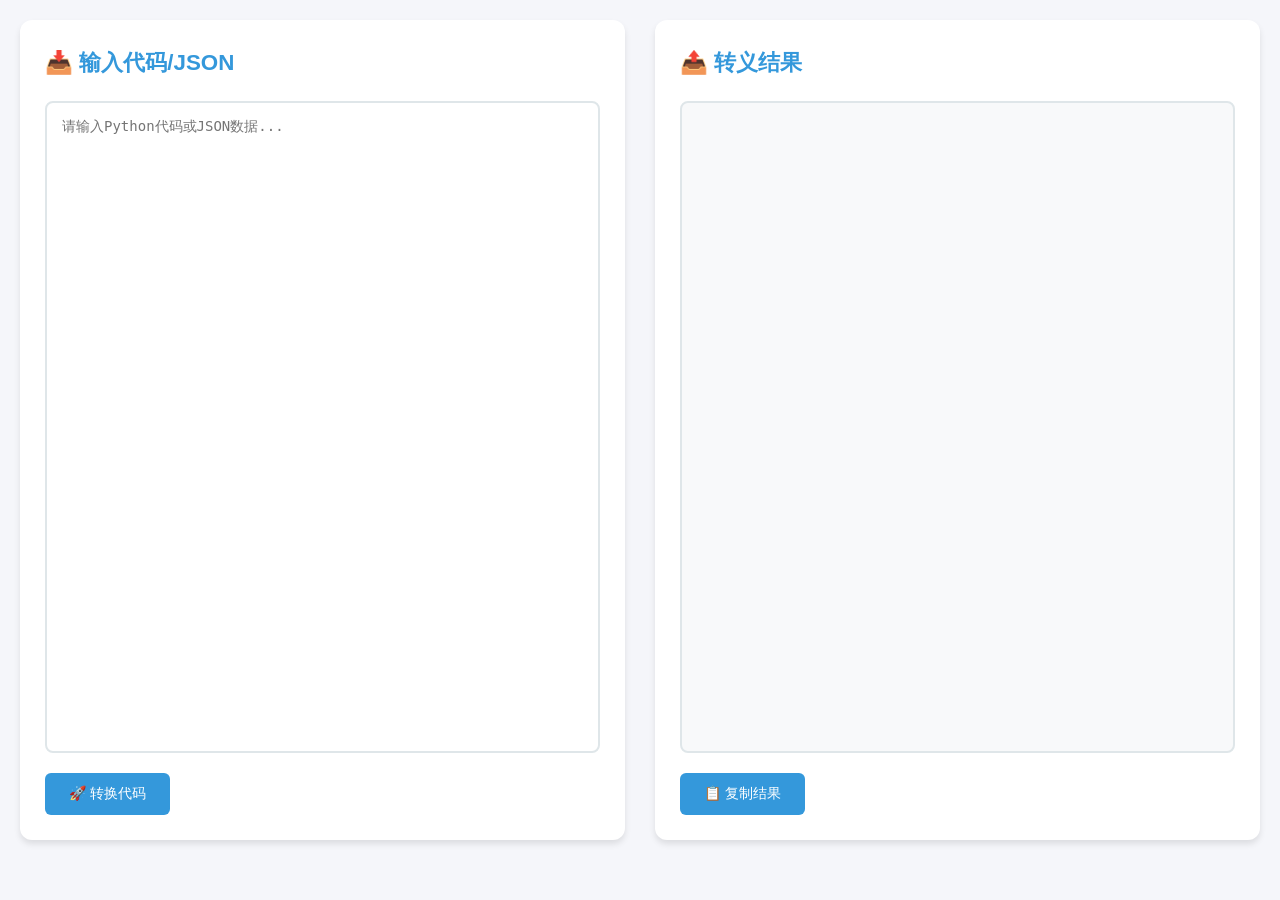
<file: code_escape.html>
<!DOCTYPE html>
<html>
<head>
    <title>代码转义工具 - 美化版</title>
    <meta name="viewport" content="width=device-width, initial-scale=1">
    <style>
        :root {
            --primary-color: #2c3e50;
            --secondary-color: #3498db;
            --background: #f5f6fa;
            --text-color: #2c3e50;
        }

        * {
            box-sizing: border-box;
            margin: 0;
            padding: 0;
        }

        body {
            font-family: 'Segoe UI', Tahoma, Geneva, Verdana, sans-serif;
            background: var(--background);
            color: var(--text-color);
            line-height: 1.6;
            padding: 20px;
        }

        .container {
            max-width: 1400px;
            margin: 0 auto;
            display: flex;
            gap: 30px;
            height: calc(100vh - 80px);
        }

        .box {
            flex: 1;
            background: white;
            padding: 25px;
            border-radius: 12px;
            box-shadow: 0 4px 6px rgba(0, 0, 0, 0.1);
            display: flex;
            flex-direction: column;
        }

        h3 {
            margin-bottom: 20px;
            color: var(--secondary-color);
            font-size: 1.4em;
        }

        textarea {
            width: 100%;
            flex: 1;
            min-height: 300px;
            padding: 15px;
            border: 2px solid #dfe6e9;
            border-radius: 8px;
            font-family: 'Fira Code', Consolas, monospace;
            font-size: 14px;
            resize: none;
            transition: border-color 0.3s ease;
        }

        textarea:focus {
            outline: none;
            border-color: var(--secondary-color);
        }

        .button-group {
            margin-top: 20px;
            display: flex;
            gap: 12px;
        }

        button {
            padding: 12px 24px;
            cursor: pointer;
            background-color: var(--secondary-color);
            color: white;
            border: none;
            border-radius: 6px;
            font-size: 14px;
            transition: all 0.3s ease;
            display: flex;
            align-items: center;
            gap: 8px;
        }

        button:hover {
            background-color: #2980b9;
            transform: translateY(-1px);
        }

        button:active {
            transform: translateY(0);
        }

        #output {
            background-color: #f8f9fa;
        }

        @media (max-width: 768px) {
            .container {
                flex-direction: column;
                height: auto;
            }
            
            .box {
                min-height: 500px;
            }
            
            button {
                width: 100%;
                justify-content: center;
            }
        }
    </style>
</head>
<body>
    <div class="container">
        <div class="box">
            <h3>📥 输入代码/JSON</h3>
            <textarea id="input" placeholder="请输入Python代码或JSON数据..."></textarea>
            <div class="button-group">
                <button onclick="convert()">🚀 转换代码</button>
            </div>
        </div>
        <div class="box">
            <h3>📤 转义结果</h3>
            <textarea id="output" readonly></textarea>
            <div class="button-group">
                <button onclick="copyResult()">📋 复制结果</button>
            </div>
        </div>
    </div>

    <script>
        function convert() {
            const inputText = document.getElementById('input').value;
            try {
                const escapedString = JSON.stringify(inputText).slice(1, -1);
                document.getElementById('output').value = escapedString;
            } catch (error) {
                alert('转换错误: ' + error.message);
            }
        }

        function copyResult() {
            const output = document.getElementById('output');
            output.select();
            navigator.clipboard.writeText(output.value)
                .then(() => alert('已复制到剪贴板!'))
                .catch(err => alert('复制失败: ' + err));
        }

        // 自动调整输入框高度
        document.getElementById('input').addEventListener('input', function() {
            this.style.height = 'auto';
            this.style.height = this.scrollHeight + 'px';
        });
    </script>
</body>
</html>
</file>
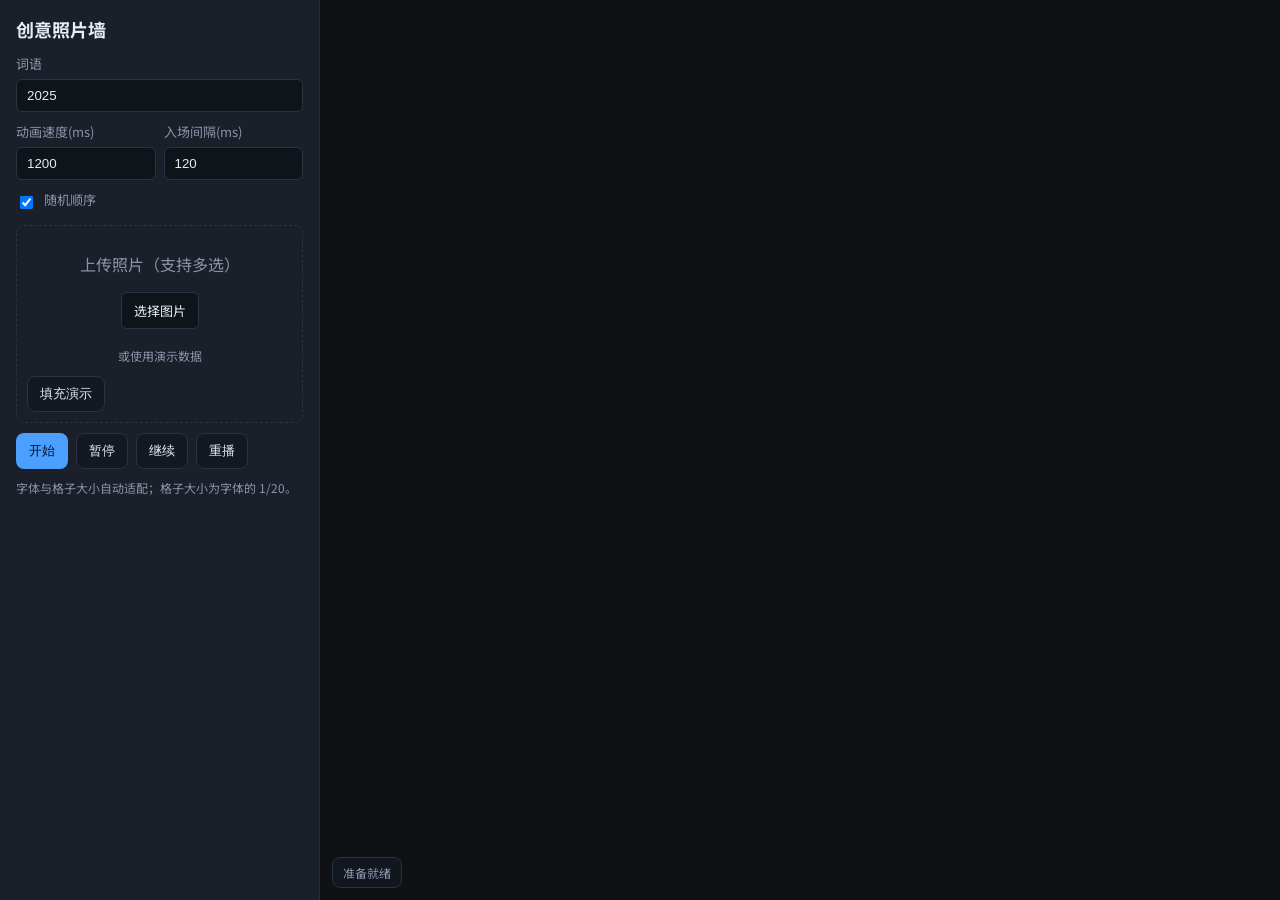
<file: dynamic_image_words.html>
<!doctype html>
<html lang="zh-CN">
<head>
  <meta charset="utf-8">
  <meta name="viewport" content="width=device-width, initial-scale=1">
  <title>创意照片墙</title>
  <link rel="preconnect" href="https://fonts.googleapis.com">
  <link rel="preconnect" href="https://fonts.gstatic.com" crossorigin>
  <link href="https://fonts.googleapis.com/css2?family=Noto+Sans+SC:wght@300;400;700&display=swap" rel="stylesheet">
  <style>
    :root { --bg:#0f1115; --panel:#1a1f29; --accent:#4b9fff; --text:#e6edf3; --muted:#8b94a7; }
    *{box-sizing:border-box}
    html,body{height:100%;margin:0;background:var(--bg);color:var(--text);font-family:"Noto Sans SC",system-ui,-apple-system,Segoe UI,Roboto}
    .layout{display:grid;grid-template-columns:320px 1fr;height:100%}
    .panel{position:relative;z-index:10;background:var(--panel);padding:16px;overflow:auto;border-right:1px solid #262c37}
    .panel h1{font-size:18px;margin:0 0 12px}
    .field{margin:10px 0}
    .field label{display:block;font-size:13px;color:var(--muted);margin-bottom:6px}
    .field input[type="text"], .field input[type="number"], .field select{width:100%;padding:8px 10px;border:1px solid #2b3240;border-radius:6px;background:#0f131a;color:var(--text)}
    .row{display:flex;gap:8px}
    .row > *{flex:1}
    .controls{display:flex;gap:8px;flex-wrap:wrap;margin-top:8px}
    button{appearance:none;border:1px solid #2b3240;background:#131823;color:var(--text);padding:8px 12px;border-radius:8px;cursor:pointer}
    button.primary{background:var(--accent);border-color:transparent;color:#021227}
    button:disabled{opacity:.5;cursor:not-allowed}
    .toggle{display:flex;align-items:center;gap:8px}
    .hint{font-size:12px;color:var(--muted)}
    .stage{position:relative;z-index:0;overflow:hidden;isolation:isolate;transform:translateZ(0)}
    .canvas-wrap{position:absolute;inset:0;pointer-events:none;z-index:-1}
    #stage{position:absolute;inset:0;z-index:0}
    .photo{position:absolute;top:0;left:0;width:40px;height:40px;border-radius:8px;overflow:hidden;transform-origin:top left;transform:translate3d(0,0,0) scale(0.3);opacity:0;will-change:transform,opacity}
    .photo img{width:100%;height:100%;object-fit:cover;display:block;image-rendering:-webkit-optimize-contrast;image-rendering:auto}
    .footer{position:absolute;bottom:12px;left:12px;right:12px;display:flex;justify-content:space-between;align-items:center;pointer-events:none}
    .footer .info{pointer-events:auto;background:#11161f;border:1px solid #2b3240;border-radius:8px;padding:6px 10px;font-size:12px;color:var(--muted)}
    .uploader{border:1px dashed #2b3240;border-radius:8px;padding:10px;text-align:center;color:var(--muted)}
    .uploader input{display:none}
    .uploader label{display:inline-block;padding:8px 12px;border-radius:6px;background:#0f131a;border:1px solid #2b3240;color:var(--text);cursor:pointer}
  </style>
</head>
<body>
  <div class="layout">
    <aside class="panel">
      <h1>创意照片墙</h1>
      <div class="field">
        <label>词语</label>
        <input id="word" type="text" placeholder="例如：2025" value="2025">
      </div>
      
      <div class="field row">
        <div>
          <label>动画速度(ms)</label>
          <input id="speed" type="number" min="300" max="3000" value="1200">
        </div>
        <div>
          <label>入场间隔(ms)</label>
          <input id="stagger" type="number" min="40" max="600" value="120">
        </div>
      </div>
      <div class="field toggle">
        <input id="randomOrder" type="checkbox" checked>
        <label for="randomOrder">随机顺序</label>
      </div>
      <div class="field">
        <div class="uploader">
          <p>上传照片（支持多选）</p>
          <label for="files">选择图片</label>
          <input id="files" type="file" multiple accept="image/*">
          <p class="hint">或使用演示数据</p>
          <div class="controls">
            <button id="demo" type="button">填充演示</button>
          </div>
        </div>
      </div>
      <div class="controls">
        <button id="start" class="primary" type="button">开始</button>
        <button id="pause" type="button">暂停</button>
        <button id="resume" type="button">继续</button>
        <button id="replay" type="button">重播</button>
      </div>
      <div class="field">
        <div class="hint">字体与格子大小自动适配；格子大小为字体的 1/20。</div>
      </div>
    </aside>
    <main class="stage">
      <div id="stage"></div>
      <div class="footer">
        <div class="info" id="info">准备就绪</div>
      </div>
    </main>
  </div>
  <canvas id="maskCanvas" class="canvas-wrap" width="0" height="0" style="display:none"></canvas>
  <script src="dynamic_image_words.js"></script>
</body>
</html>
</file>
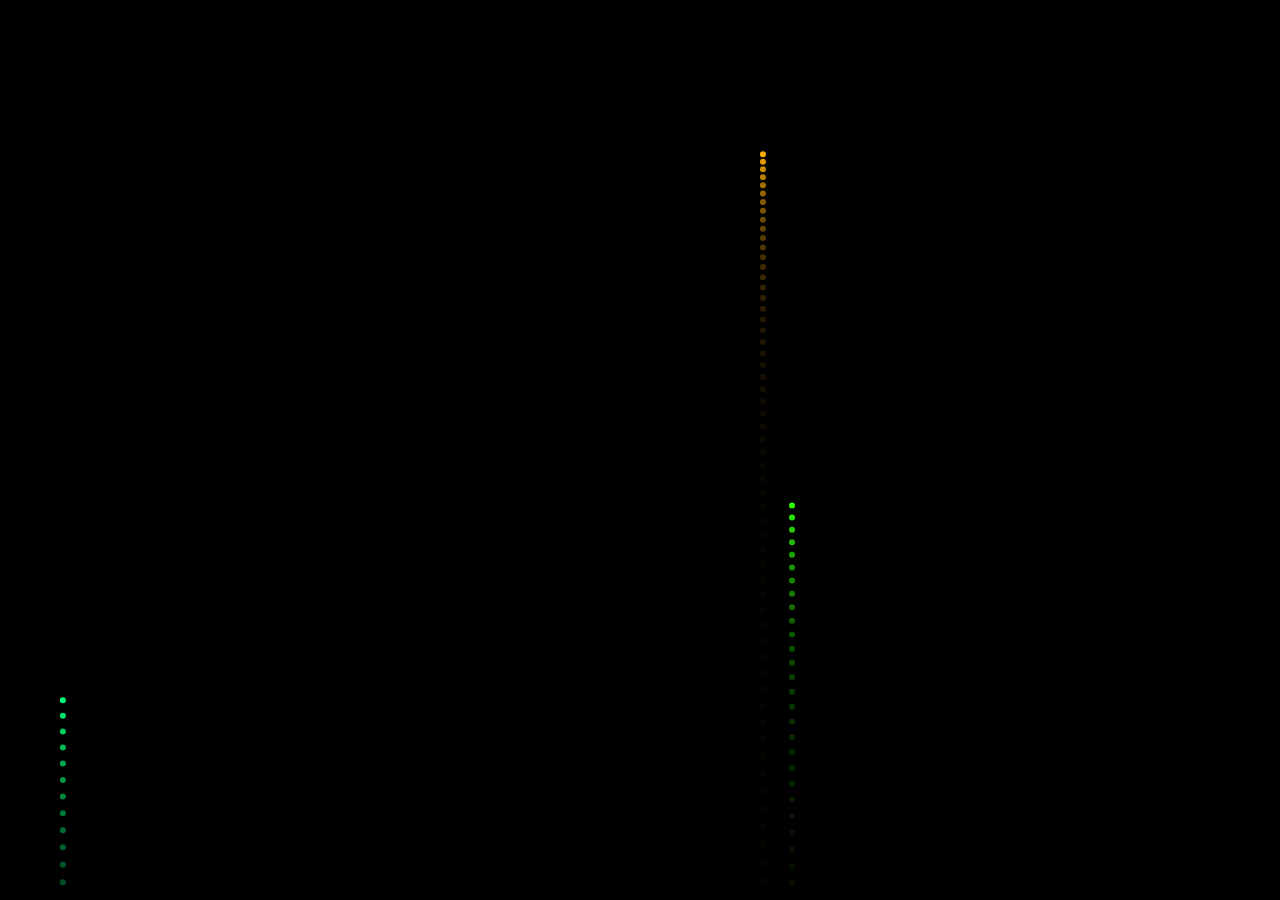
<file: fireworks.html>
<!DOCTYPE html>
<html lang="en">
<head>
    <meta charset="UTF-8">
    <meta name="viewport" content="width=device-width, initial-scale=1.0">
    <title>烟花文字效果</title>
    <style>
        body, html {
            margin: 0;
            padding: 0;
            overflow: hidden;
            background: #000;
        }
        canvas {
            display: block;
        }
    </style>
</head>
<body>
    <canvas id="canvas"></canvas>
    <script>
        const canvas = document.getElementById('canvas');
        const ctx = canvas.getContext('2d');
        canvas.width = window.innerWidth;
        canvas.height = window.innerHeight;

        // ================= 配置参数 =================
        const texts = ["大胖祝您:", "2025", "新年快乐", "学业有成", "健健康康"];
        let currentTextIndex = 0;
        const TEXT = "2025新年快乐";
        const FONT = "bold 120px Arial";
        let isTextShowing = false;

        // ================= 粒子系统 =================
        class Particle {
            constructor(x, y, vx, vy, color, isTextParticle = false, targetX = null, targetY = null) {
                this.x = x;
                this.y = y;
                this.vx = vx;  // 水平速度
                this.vy = vy;  // 垂直速度
                this.color = color;
                this.life = isTextParticle ? 300 : 200;
                this.size = 2;
                this.gravity = 0.1;  // 重力强度增强
                this.alpha = 1;
                this.isTextParticle = isTextParticle;
                
                // 文字粒子专用参数
                if (isTextParticle) {
                    this.targetX = targetX;
                    this.targetY = targetY;
                    this.angle = Math.atan2(targetY - y, targetX - x);
                    this.speed = Math.random() * 2 + 1;
                }
            }

            update() {
                if (!this.isTextParticle) {
                    // 普通粒子：受重力影响
                    this.vy += this.gravity;
                    this.x += this.vx;
                    this.y += this.vy;
                } else {
                    // 文字粒子：飞向目标位置
                    const dx = this.targetX - this.x;
                    const dy = this.targetY - this.y;
                    const dist = Math.sqrt(dx * dx + dy * dy);
                    if (dist > 2) {
                        this.x += Math.cos(this.angle) * this.speed;
                        this.y += Math.sin(this.angle) * this.speed;
                    }
                }

                this.life -= 1;
                this.alpha = this.life / 200;
            }

            draw() {
                ctx.beginPath();
                ctx.arc(this.x, this.y, this.size, 0, Math.PI * 2);
                ctx.fillStyle = this.color;
                ctx.globalAlpha = this.alpha;
                ctx.fill();
                ctx.globalAlpha = 1;
            }
        }

        // ================= 烟花类 =================
        class Firework {
            constructor() {
                this.x = Math.random() * canvas.width;
                this.y = canvas.height;
                this.velocity = -Math.random() * 10 - 10;
                this.color = `hsl(${Math.random() * 360}, 100%, 50%)`;
                this.particles = [];
                this.exploded = false;
                this.type = Math.random() > 0.8 ? 'text' : 'normal';
                if (this.type === 'text') {
                    // 文字固定放中间
                    this.x = canvas.width/2;
                    this.velocity = -16
                }
            }

            update() {
                if (!this.exploded) {
                    this.y += this.velocity;
                    this.velocity += 0.2;
                    if (this.velocity >= 0) this.explode();
                } else {
                    this.particles.forEach(p => p.update());
                    this.particles = this.particles.filter(p => p.life > 0);
                }
            }

            explode() {
                this.exploded = true;
                if (this.type === 'text' && !isTextShowing) {
                    isTextShowing = true;
                    let content = texts[currentTextIndex];
                    currentTextIndex = (currentTextIndex+1)%(texts.length);
                    this.createTextParticles(content);
                    setTimeout(() => (isTextShowing = false), 4000);
                } else {
                    this.createNormalParticles();
                }
            }

            // 修复普通爆炸效果
            createNormalParticles() {
                for (let i = 0; i < 100; i++) {
                    const angle = (Math.PI * 2 * i) / 100;
                    const speed = Math.random() * 6 + 2;  // 增强爆炸力度
                    const vx = Math.cos(angle) * speed;
                    const vy = Math.sin(angle) * speed;
                    this.particles.push(
                        new Particle(this.x, this.y, vx, vy, this.color)
                    );
                }
            }

            createTextParticles(content) {
                const textPoints = getTextPoints(content, this.x, this.y);
                textPoints.forEach(pos => {
                    this.particles.push(
                        new Particle(
                            this.x, this.y, 
                            0, 0,  // 初始速度设为0
                            this.color, 
                            true, 
                            pos.x, 
                            pos.y
                        )
                    );
                });
            }

            draw() {
                if (!this.exploded) {
                    ctx.beginPath();
                    ctx.arc(this.x, this.y, 3, 0, Math.PI * 2);
                    ctx.fillStyle = this.color;
                    ctx.fill();
                } else {
                    this.particles.forEach(p => p.draw());
                }
            }
        }

        // ================= 工具函数 =================
        function getTextPoints(text, centerX, centerY) {
            const offCanvas = document.createElement('canvas');
            const offCtx = offCanvas.getContext('2d');
            offCanvas.width = 600;
            offCanvas.height = 200;

            offCtx.font = FONT;
            offCtx.textAlign = 'center';
            offCtx.fillStyle = '#fff';
            offCtx.fillText(text, 300, 100);

            const points = [];
            const imageData = offCtx.getImageData(0, 0, 600, 200);

            for (let y = 0; y < 200; y += 4) {
                for (let x = 0; x < 600; x += 4) {
                    const alpha = imageData.data[(y * 600 + x) * 4 + 3];
                    if (alpha > 128) {
                        points.push({
                            x: centerX - 300 + x + Math.random() * 4,
                            y: centerY - 80 + y + Math.random() * 4,
                        });
                    }
                }
            }
            return points;
        }

        // ================= 动画循环 =================
        const fireworks = [];
        function animate() {
            ctx.fillStyle = 'rgba(0,0,0,0.1)';
            ctx.fillRect(0, 0, canvas.width, canvas.height);

            if (Math.random() < 0.05) {
                fireworks.push(new Firework());
            }

            fireworks.forEach((fw, index) => {
                fw.update();
                fw.draw();
                if (fw.exploded && fw.particles.length === 0) {
                    fireworks.splice(index, 1);
                }
            });

            requestAnimationFrame(animate);
        }

        animate();
    </script>
</body>
</html>
</file>
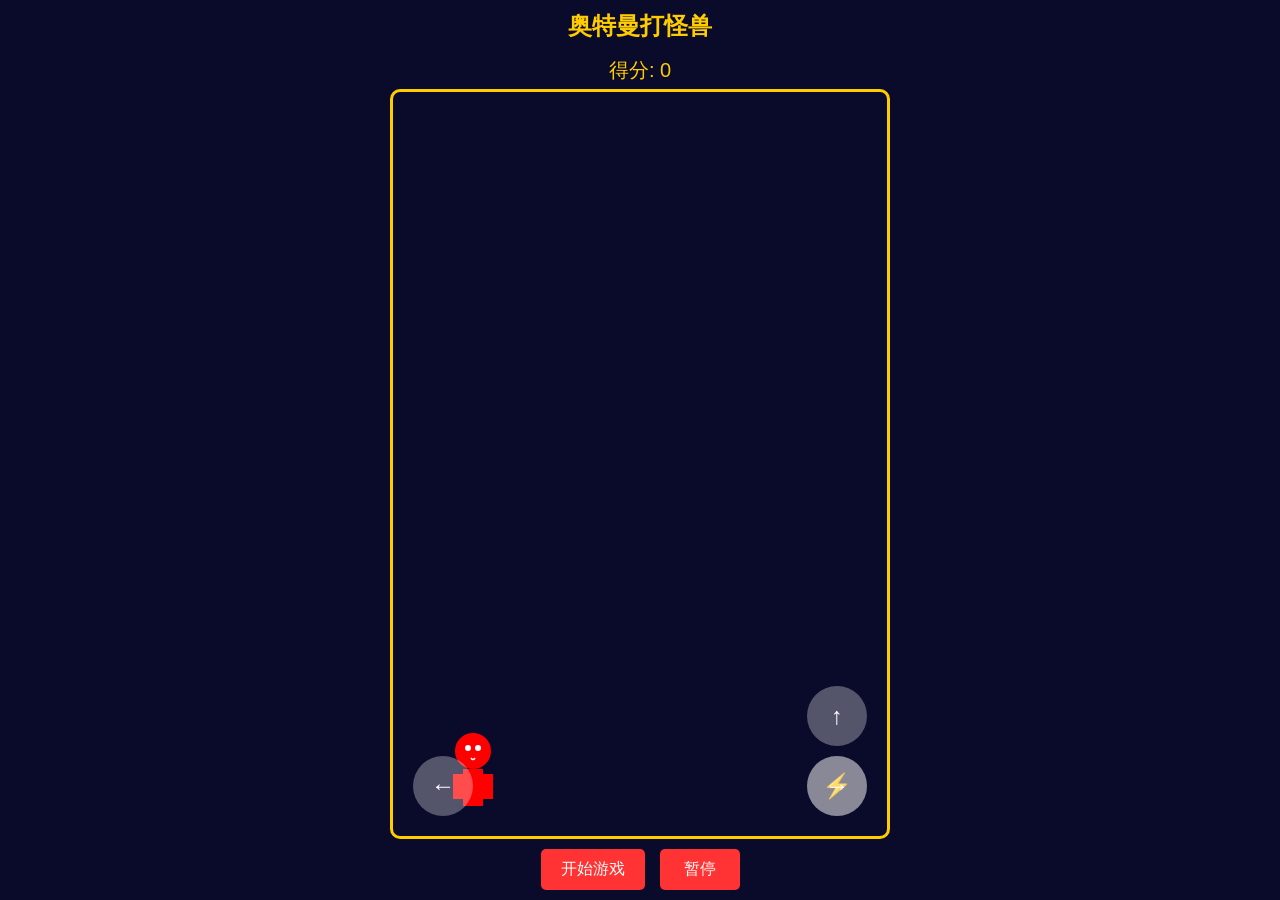
<file: ultman.html>
<!DOCTYPE html>
<html lang="zh">
<head>
    <meta charset="UTF-8">
    <meta name="viewport" content="width=device-width, initial-scale=1.0, maximum-scale=1.0, user-scalable=no">
    <title>奥特曼打怪兽</title>
    <style>
        * {
            margin: 0;
            padding: 0;
            box-sizing: border-box;
            touch-action: manipulation;
        }
        
        body {
            font-family: 'Arial', sans-serif;
            background-color: #0a0a2a;
            color: white;
            text-align: center;
            overflow: hidden;
            height: 100vh;
            display: flex;
            flex-direction: column;
        }
        
        h1 {
            font-size: 24px;
            padding: 10px 0;
            color: #ffcc00;
        }
        
        #game-container {
            flex: 1;
            width: 100%;
            max-width: 500px;
            margin: 0 auto;
            position: relative;
            background-image: url('https://img.freepik.com/free-vector/starry-night-sky-with-shining-stars_107791-7392.jpg');
            background-size: cover;
            border: 3px solid #ffcc00;
            border-radius: 10px;
            overflow: hidden;
        }
        
        #ultraman {
            width: 60px;
            height: 90px;
            position: absolute;
            bottom: 20px;
            left: 50px;
            background-image: url('data:image/svg+xml;utf8,<svg xmlns="http://www.w3.org/2000/svg" viewBox="0 0 60 90"><circle cx="30" cy="25" r="18" fill="%23ff0000"/><rect x="20" y="43" width="20" height="37" fill="%23ff0000"/><rect x="10" y="48" width="10" height="25" fill="%23ff0000"/><rect x="40" y="48" width="10" height="25" fill="%23ff0000"/><circle cx="25" cy="22" r="3" fill="%23ffffff"/><circle cx="35" cy="22" r="3" fill="%23ffffff"/><path d="M28,32 Q30,35 32,32" stroke="%23ffffff" fill="transparent" stroke-width="1.5"/></svg>');
            background-size: contain;
            background-repeat: no-repeat;
            transition: transform 0.1s;
            z-index: 10;
        }
        
        .monster {
            width: 50px;
            height: 65px;
            position: absolute;
            background-image: url('data:image/svg+xml;utf8,<svg xmlns="http://www.w3.org/2000/svg" viewBox="0 0 50 65"><circle cx="25" cy="20" r="15" fill="%2333cc33"/><rect x="15" y="35" width="20" height="30" fill="%2333cc33"/><rect x="5" y="40" width="10" height="20" fill="%2333cc33"/><rect x="35" y="40" width="10" height="20" fill="%2333cc33"/><circle cx="20" cy="18" r="3" fill="%23ffffff"/><circle cx="30" cy="18" r="3" fill="%23ffffff"/><path d="M23,27 Q25,30 27,27" stroke="%23ffffff" fill="transparent" stroke-width="1.5"/></svg>');
            background-size: contain;
            background-repeat: no-repeat;
            z-index: 5;
        }
        
        .beam {
            width: 20px;
            height: 5px;
            position: absolute;
            background-color: #00ffff;
            border-radius: 3px;
            box-shadow: 0 0 5px #00ffff;
            z-index: 8;
        }
        
        #score-display {
            font-size: 20px;
            margin: 5px 0;
            color: #ffcc00;
        }
        
        #controls {
            display: flex;
            justify-content: center;
            padding: 10px;
            gap: 15px;
        }
        
        button {
            background-color: #ff3333;
            color: white;
            border: none;
            padding: 10px 20px;
            border-radius: 5px;
            font-size: 16px;
            cursor: pointer;
            transition: background-color 0.3s;
            min-width: 80px;
        }
        
        button:hover {
            background-color: #ff0000;
        }
        
        #game-over {
            position: absolute;
            top: 0;
            left: 0;
            right: 0;
            bottom: 0;
            background-color: rgba(0, 0, 0, 0.8);
            display: flex;
            flex-direction: column;
            justify-content: center;
            align-items: center;
            z-index: 20;
            display: none;
        }
        
        #game-over h2 {
            color: #ff3333;
            font-size: 24px;
            margin-bottom: 15px;
        }
        
        #game-over p {
            font-size: 18px;
            margin-bottom: 20px;
        }
        
        #touch-controls {
            position: absolute;
            bottom: 20px;
            left: 0;
            right: 0;
            display: flex;
            justify-content: space-between;
            padding: 0 20px;
            z-index: 15;
        }
        
        .touch-btn {
            width: 60px;
            height: 60px;
            background-color: rgba(255, 255, 255, 0.3);
            border-radius: 50%;
            display: flex;
            justify-content: center;
            align-items: center;
            color: white;
            font-size: 24px;
            user-select: none;
        }
        
        #jump-btn {
            position: absolute;
            right: 20px;
            bottom: 90px;
        }
        
        #shoot-btn {
            position: absolute;
            right: 20px;
            bottom: 20px;
        }
        
        @media (max-width: 400px) {
            #ultraman {
                width: 50px;
                height: 75px;
            }
            
            .monster {
                width: 40px;
                height: 55px;
            }
            
            #touch-controls {
                padding: 0 10px;
            }
            
            .touch-btn {
                width: 50px;
                height: 50px;
                font-size: 20px;
            }
            
            #jump-btn {
                right: 10px;
                bottom: 70px;
            }
            
            #shoot-btn {
                right: 10px;
                bottom: 10px;
            }
        }
    </style>
</head>
<body>
    <h1>奥特曼打怪兽</h1>
    <div id="score-display">得分: 0</div>
    <div id="game-container">
        <div id="ultraman"></div>
        <div id="game-over">
            <h2>游戏结束!</h2>
            <p>最终得分: <span id="final-score">0</span></p>
            <button onclick="startGame()">重新开始</button>
        </div>
        
        <!-- 触摸控制按钮 -->
        <div id="touch-controls">
            <div class="touch-btn" id="left-btn">←</div>
            <div class="touch-btn" id="right-btn">→</div>
        </div>
        <div class="touch-btn" id="jump-btn">↑</div>
        <div class="touch-btn" id="shoot-btn">⚡</div>
    </div>
    <div id="controls">
        <button onclick="startGame()">开始游戏</button>
        <button onclick="pauseGame()">暂停</button>
    </div>

    <script>
        // 游戏变量
        let score = 0;
        let gameRunning = false;
        let monsters = [];
        let beams = [];
        let ultramanY = 0;
        let ultramanSpeed = 0;
        let gravity = 0.3;
        let jumpForce = -8;
        let isJumping = false;
        let monsterInterval;
        let gameLoop;
        let lastBeamTime = 0;
        
        const gameContainer = document.getElementById('game-container');
        const ultraman = document.getElementById('ultraman');
        const scoreDisplay = document.getElementById('score-display');
        const gameOverScreen = document.getElementById('game-over');
        const finalScoreDisplay = document.getElementById('final-score');
        
        // 触摸控制元素
        const leftBtn = document.getElementById('left-btn');
        const rightBtn = document.getElementById('right-btn');
        const jumpBtn = document.getElementById('jump-btn');
        const shootBtn = document.getElementById('shoot-btn');
        
        // 初始化游戏
        function initGame() {
            score = 0;
            monsters.forEach(monster => monster.remove());
            beams.forEach(beam => beam.remove());
            monsters = [];
            beams = [];
            ultraman.style.bottom = '20px';
            ultraman.style.left = '50px';
            ultramanY = 0;
            ultramanSpeed = 0;
            isJumping = false;
            scoreDisplay.textContent = '得分: 0';
            gameOverScreen.style.display = 'none';
        }
        
        // 开始游戏
        function startGame() {
            if (gameRunning) return;
            
            initGame();
            gameRunning = true;
            
            // 生成怪兽
            monsterInterval = setInterval(createMonster, 1500);
            
            // 游戏主循环
            gameLoop = setInterval(updateGame, 20);
            
            // 重置按键状态
            keysPressed = {
                left: false,
                right: false,
                up: false,
                shoot: false
            };
        }
        
        // 暂停游戏
        function pauseGame() {
            if (!gameRunning) return;
            
            clearInterval(monsterInterval);
            clearInterval(gameLoop);
            gameRunning = false;
        }
        
        // 游戏结束
        function gameOver() {
            pauseGame();
            finalScoreDisplay.textContent = score;
            gameOverScreen.style.display = 'flex';
        }
        
        // 创建怪兽
        function createMonster() {
            if (!gameRunning) return;
            
            const monster = document.createElement('div');
            monster.className = 'monster';
            monster.style.right = '0px';
            monster.style.top = Math.random() * (gameContainer.offsetHeight - 100) + 'px';
            gameContainer.appendChild(monster);
            monsters.push(monster);
        }
        
        // 创建光线
        function createBeam() {
            if (!gameRunning) return;
            
            const beam = document.createElement('div');
            beam.className = 'beam';
            const ultramanRect = ultraman.getBoundingClientRect();
            const gameRect = gameContainer.getBoundingClientRect();
            
            beam.style.left = (ultramanRect.left - gameRect.left + 60) + 'px';
            beam.style.top = (ultramanRect.top - gameRect.top + 40) + 'px';
            gameContainer.appendChild(beam);
            beams.push(beam);
        }
        
        // 更新游戏状态
        function updateGame() {
            // 更新奥特曼位置
            updateUltraman();
            
            // 更新怪兽位置
            updateMonsters();
            
            // 更新光线位置
            updateBeams();
            
            // 检测碰撞
            checkCollisions();
        }
        
        // 更新奥特曼位置
        function updateUltraman() {
            // 水平移动
            let ultramanLeft = parseInt(ultraman.style.left) || 50;
            const moveSpeed = 4;
            
            if (keysPressed.left && ultramanLeft > 0) {
                ultraman.style.left = (ultramanLeft - moveSpeed) + 'px';
                ultraman.style.transform = 'scaleX(-1)';
            }
            if (keysPressed.right && ultramanLeft < gameContainer.offsetWidth - 60) {
                ultraman.style.left = (ultramanLeft + moveSpeed) + 'px';
                ultraman.style.transform = 'scaleX(1)';
            }
            
            // 跳跃
            if (keysPressed.up && !isJumping) {
                ultramanSpeed = jumpForce;
                isJumping = true;
            }
            
            // 应用重力
            ultramanSpeed += gravity;
            ultramanY += ultramanSpeed;
            
            // 限制在地面上
            const ground = 20;
            if (ultramanY > 0) {
                ultramanY = 0;
                ultramanSpeed = 0;
                isJumping = false;
            }
            
            ultraman.style.bottom = (ground - ultramanY) + 'px';
            
            // 发射光线
            if (keysPressed.shoot && beams.length < 3 && Date.now() - lastBeamTime > 500) {
                createBeam();
                lastBeamTime = Date.now();
            }
        }
        
        // 更新怪兽位置
        function updateMonsters() {
            monsters.forEach((monster, index) => {
                const currentRight = parseInt(monster.style.right) || 0;
                monster.style.right = (currentRight + 2) + 'px';
                
                // 移除超出屏幕的怪兽
                if (currentRight > gameContainer.offsetWidth) {
                    monster.remove();
                    monsters.splice(index, 1);
                    score += 10;
                    scoreDisplay.textContent = '得分: ' + score;
                }
            });
        }
        
        // 更新光线位置
        function updateBeams() {
            beams.forEach((beam, index) => {
                const currentLeft = parseInt(beam.style.left) || 0;
                beam.style.left = (currentLeft + 8) + 'px';
                
                // 移除超出屏幕的光线
                if (currentLeft > gameContainer.offsetWidth) {
                    beam.remove();
                    beams.splice(index, 1);
                }
            });
        }
        
        // 检测碰撞
        function checkCollisions() {
            const ultramanRect = ultraman.getBoundingClientRect();
            const gameRect = gameContainer.getBoundingClientRect();
            
            // 奥特曼与怪兽碰撞
            monsters.forEach(monster => {
                const monsterRect = monster.getBoundingClientRect();
                
                if (isColliding(ultramanRect, monsterRect)) {
                    gameOver();
                }
            });
            
            // 光线与怪兽碰撞
            beams.forEach((beam, beamIndex) => {
                const beamRect = beam.getBoundingClientRect();
                
                monsters.forEach((monster, monsterIndex) => {
                    const monsterRect = monster.getBoundingClientRect();
                    
                    if (isColliding(beamRect, monsterRect)) {
                        // 移除光线和怪兽
                        beam.remove();
                        monster.remove();
                        beams.splice(beamIndex, 1);
                        monsters.splice(monsterIndex, 1);
                        
                        // 增加分数
                        score += 20;
                        scoreDisplay.textContent = '得分: ' + score;
                    }
                });
            });
        }
        
        // 碰撞检测辅助函数
        function isColliding(rect1, rect2) {
            return !(
                rect1.right < rect2.left || 
                rect1.left > rect2.right || 
                rect1.bottom < rect2.top || 
                rect1.top > rect2.bottom
            );
        }
        
        // 键盘控制
        let keysPressed = {};
        
        document.addEventListener('keydown', (e) => {
            if (e.key === 'ArrowLeft') keysPressed.left = true;
            if (e.key === 'ArrowRight') keysPressed.right = true;
            if (e.key === 'ArrowUp') keysPressed.up = true;
            if (e.key === ' ') keysPressed.shoot = true;
        });
        
        document.addEventListener('keyup', (e) => {
            if (e.key === 'ArrowLeft') keysPressed.left = false;
            if (e.key === 'ArrowRight') keysPressed.right = false;
            if (e.key === 'ArrowUp') keysPressed.up = false;
            if (e.key === ' ') keysPressed.shoot = false;
        });
        
        // 触摸控制
        leftBtn.addEventListener('touchstart', () => keysPressed.left = true);
        leftBtn.addEventListener('touchend', () => keysPressed.left = false);
        leftBtn.addEventListener('touchcancel', () => keysPressed.left = false);
        
        rightBtn.addEventListener('touchstart', () => keysPressed.right = true);
        rightBtn.addEventListener('touchend', () => keysPressed.right = false);
        rightBtn.addEventListener('touchcancel', () => keysPressed.right = false);
        
        jumpBtn.addEventListener('touchstart', () => keysPressed.up = true);
        jumpBtn.addEventListener('touchend', () => keysPressed.up = false);
        jumpBtn.addEventListener('touchcancel', () => keysPressed.up = false);
        
        shootBtn.addEventListener('touchstart', () => keysPressed.shoot = true);
        shootBtn.addEventListener('touchend', () => keysPressed.shoot = false);
        shootBtn.addEventListener('touchcancel', () => keysPressed.shoot = false);
        
        // 防止触摸时的页面滚动
        document.addEventListener('touchmove', (e) => {
            if (e.target.classList.contains('touch-btn')) {
                e.preventDefault();
            }
        }, { passive: false });
        
        // 初始化游戏
        initGame();
    </script>
</body>
</html>
</file>
<file: flock_sim/styles.css>
:root {
  color-scheme: dark;
  --bg: #101315;
  --panel: #181d20;
  --panel-2: #20262a;
  --line: #354047;
  --text: #eef4ee;
  --muted: #a8b4b0;
  --green: #64d49b;
  --teal: #5fcbd6;
  --gold: #e8c766;
  --red: #ee7c6f;
  --ink: #080b0c;
}

* {
  box-sizing: border-box;
}

body {
  margin: 0;
  min-height: 100vh;
  overflow: hidden;
  background: var(--bg);
  color: var(--text);
  font-family: Inter, ui-sans-serif, system-ui, -apple-system, BlinkMacSystemFont, "Segoe UI", sans-serif;
}

button,
input {
  font: inherit;
}

.app-shell {
  display: grid;
  grid-template-columns: minmax(0, 1fr) 360px;
  min-height: 100vh;
}

.stage {
  display: grid;
  grid-template-rows: auto minmax(0, 1fr);
  min-width: 0;
  border-right: 1px solid var(--line);
}

.topbar {
  display: flex;
  align-items: center;
  justify-content: space-between;
  gap: 20px;
  padding: 18px 22px 14px;
  background: rgba(16, 19, 21, 0.94);
  border-bottom: 1px solid var(--line);
}

h1,
h2,
p {
  margin: 0;
}

h1 {
  font-size: clamp(20px, 2vw, 30px);
  line-height: 1.1;
  font-weight: 760;
}

.topbar p {
  max-width: 760px;
  margin-top: 8px;
  color: var(--muted);
  font-size: 14px;
  line-height: 1.5;
}

.run-controls {
  display: flex;
  gap: 8px;
  flex-shrink: 0;
}

button {
  height: 38px;
  min-width: 76px;
  border: 1px solid var(--line);
  border-radius: 8px;
  background: var(--panel-2);
  color: var(--text);
  cursor: pointer;
}

button:hover {
  border-color: var(--green);
}

.canvas-wrap {
  position: relative;
  min-height: 0;
  background:
    radial-gradient(circle at 22% 18%, rgba(95, 203, 214, 0.13), transparent 28%),
    linear-gradient(145deg, #0f1f22, #101315 52%, #16201a);
}

canvas {
  display: block;
  width: 100%;
  height: 100%;
}

.hud {
  position: absolute;
  left: 18px;
  right: 18px;
  bottom: 16px;
  display: grid;
  grid-template-columns: repeat(4, minmax(0, 1fr));
  gap: 8px;
  pointer-events: none;
}

.hud span {
  min-height: 34px;
  display: flex;
  align-items: center;
  justify-content: center;
  padding: 7px 10px;
  border: 1px solid rgba(238, 244, 238, 0.14);
  border-radius: 8px;
  background: rgba(8, 11, 12, 0.62);
  color: #e9f6ef;
  font-size: 13px;
  white-space: nowrap;
  backdrop-filter: blur(10px);
}

.panel {
  overflow-y: auto;
  padding: 18px;
  background: var(--panel);
}

.control-group,
.notes {
  padding: 0 0 20px;
  margin-bottom: 20px;
  border-bottom: 1px solid var(--line);
}

.control-group:last-child,
.notes:last-child {
  border-bottom: 0;
}

h2 {
  margin-bottom: 14px;
  color: #dbe8df;
  font-size: 14px;
  letter-spacing: 0;
  font-weight: 760;
}

.segmented {
  display: grid;
  grid-template-columns: repeat(3, 1fr);
  gap: 6px;
  margin-bottom: 14px;
}

.segmented button {
  min-width: 0;
  height: 36px;
  padding: 0 6px;
  font-size: 13px;
}

.segmented button.active {
  border-color: rgba(100, 212, 155, 0.75);
  background: #214134;
  color: #bdf5d5;
}

label {
  display: grid;
  gap: 8px;
  margin: 14px 0 0;
  color: var(--muted);
  font-size: 13px;
}

label span {
  display: flex;
  align-items: center;
  justify-content: space-between;
  gap: 10px;
}

output {
  color: var(--text);
  font-variant-numeric: tabular-nums;
}

input[type="range"] {
  width: 100%;
  accent-color: var(--green);
}

.toggle {
  grid-template-columns: 18px 1fr;
  align-items: center;
  gap: 10px;
}

.toggle span {
  justify-content: flex-start;
}

input[type="checkbox"] {
  width: 18px;
  height: 18px;
  accent-color: var(--green);
}

.notes {
  color: var(--muted);
}

.notes p {
  margin-top: 10px;
  font-size: 13px;
  line-height: 1.55;
}

.notes strong {
  color: var(--gold);
}

@media (max-width: 920px) {
  body {
    overflow: auto;
  }

  .app-shell {
    grid-template-columns: 1fr;
    grid-template-rows: minmax(520px, 68vh) auto;
  }

  .stage {
    border-right: 0;
    border-bottom: 1px solid var(--line);
  }

  .topbar {
    align-items: flex-start;
    padding: 14px;
  }

  .topbar p {
    display: none;
  }

  .panel {
    display: grid;
    grid-template-columns: repeat(2, minmax(0, 1fr));
    gap: 18px;
    padding: 16px;
    overflow: visible;
  }

  .control-group,
  .notes {
    margin: 0;
  }
}

@media (max-width: 620px) {
  .topbar {
    display: grid;
  }

  .run-controls {
    width: 100%;
  }

  .run-controls button {
    flex: 1;
  }

  .hud {
    grid-template-columns: repeat(2, minmax(0, 1fr));
  }

  .panel {
    grid-template-columns: 1fr;
  }
}
</file>
<file: photowall/styles.css>
:root {
  color-scheme: dark;
  --bg-base: #06060e;
  --bg-panel: rgba(13, 13, 26, 0.72);
  --text: #e4e4f0;
  --muted: #8888b0;
  --accent-purple: #7b5fff;
  --accent-blue: #3cc5f0;
  --accent-pink: #ff5ea0;
  --accent-cyan: #2ef0d0;
  --panel-border: rgba(255, 255, 255, 0.06);
  --glow-purple: rgba(123, 95, 255, 0.35);
  --glow-blue: rgba(60, 197, 240, 0.35);
  --glow-pink: rgba(255, 94, 160, 0.3);
  --shadow: 0 22px 56px rgba(0, 0, 0, 0.5);
}

* {
  box-sizing: border-box;
}

body {
  margin: 0;
  min-height: 100vh;
  font-family: "Inter", "PingFang SC", "Microsoft YaHei", sans-serif;
  background:
    radial-gradient(ellipse at 60% 20%, rgba(123, 95, 255, 0.08) 0%, transparent 60%),
    radial-gradient(ellipse at 30% 80%, rgba(60, 197, 240, 0.05) 0%, transparent 60%),
    linear-gradient(175deg, #06060e 0%, #0d0d1a 50%, #08081a 100%);
  color: var(--text);
}

/* ---- subtle background grid ---- */
body::before {
  content: "";
  position: fixed;
  inset: 0;
  pointer-events: none;
  z-index: 0;
  background-image:
    linear-gradient(rgba(255, 255, 255, 0.015) 1px, transparent 1px),
    linear-gradient(90deg, rgba(255, 255, 255, 0.015) 1px, transparent 1px);
  background-size: 48px 48px;
}

button,
input,
textarea {
  font: inherit;
}

.app-shell {
  display: grid;
  grid-template-columns: minmax(300px, 360px) minmax(0, 1fr);
  gap: 24px;
  min-height: 100vh;
  padding: 24px;
  position: relative;
  z-index: 1;
}

/* ================== panels ================== */

.control-panel,
.stage-panel {
  position: relative;
  border-radius: 20px;
  background: var(--bg-panel);
  backdrop-filter: blur(24px);
  box-shadow: var(--shadow);
  border: 1px solid var(--panel-border);
}

/* holographic rainbow edge glow */
.control-panel::before,
.stage-panel::before {
  content: "";
  position: absolute;
  inset: -1px;
  border-radius: inherit;
  padding: 1px;
  background: linear-gradient(
    135deg,
    var(--accent-purple),
    var(--accent-blue),
    var(--accent-cyan),
    var(--accent-pink),
    var(--accent-purple)
  );
  -webkit-mask: linear-gradient(#fff 0 0) content-box, linear-gradient(#fff 0 0);
  -webkit-mask-composite: xor;
  mask-composite: exclude;
  opacity: 0.5;
  pointer-events: none;
  z-index: 0;
}

/* corner accents */
.control-panel::after,
.stage-panel::after {
  content: "";
  position: absolute;
  inset: 8px;
  border-radius: inherit;
  pointer-events: none;
  z-index: 0;
  border-left: 1px solid rgba(123, 95, 255, 0.12);
  border-top: 1px solid rgba(60, 197, 240, 0.08);
  border-right: 1px solid rgba(255, 94, 160, 0.08);
  border-bottom: 1px solid rgba(46, 240, 208, 0.08);
}

.control-panel {
  display: flex;
  flex-direction: column;
  gap: 20px;
  padding: 28px;
}

.control-panel > *,
.stage-panel > * {
  position: relative;
  z-index: 1;
}

.panel-block {
  display: flex;
  flex-direction: column;
  gap: 10px;
}

/* ---- mode tabs ---- */

.mode-tabs {
  display: flex;
  gap: 0;
  border-radius: 14px;
  overflow: hidden;
  border: 1px solid rgba(255, 255, 255, 0.08);
  background: rgba(255, 255, 255, 0.03);
}

.mode-tab {
  flex: 1;
  padding: 11px 16px;
  border: 0;
  border-radius: 0;
  background: transparent;
  color: var(--muted);
  font-size: 14px;
  font-weight: 600;
  cursor: pointer;
  transition: background 200ms ease, color 200ms ease, box-shadow 200ms ease;
}

.mode-tab.is-active {
  background: rgba(123, 95, 255, 0.18);
  color: #fff;
  box-shadow: inset 0 0 20px rgba(123, 95, 255, 0.1);
}

.mode-tab:hover:not(.is-active) {
  color: var(--text);
  background: rgba(255, 255, 255, 0.03);
}

/* ---- invert checkbox ---- */

.invert-row {
  margin-top: 4px;
}

.invert-label {
  display: inline-flex;
  align-items: center;
  gap: 8px;
  font-size: 13px;
  color: var(--muted);
  cursor: pointer;
  user-select: none;
}

.invert-label input[type="checkbox"] {
  width: 16px;
  height: 16px;
  accent-color: var(--accent-purple);
  cursor: pointer;
}

/* ---- mode visibility ---- */

.mode-text.is-hidden,
.mode-image.is-hidden,
.mode-canvas.is-hidden,
.seg-luminance.is-hidden,
.seg-subject.is-hidden {
  display: none;
}

/* ================== typography ================== */

.eyebrow {
  margin: 0;
  color: var(--accent-blue);
  font-size: 12px;
  font-weight: 700;
  text-transform: uppercase;
  letter-spacing: 0.1em;
  text-shadow: 0 0 12px rgba(60, 197, 240, 0.3);
}

h1,
h2,
p {
  margin: 0;
}

h1 {
  font-size: 28px;
  line-height: 1.15;
  background: linear-gradient(135deg, var(--accent-purple), var(--accent-blue), var(--accent-cyan));
  -webkit-background-clip: text;
  background-clip: text;
  color: transparent;
}

h2 {
  font-size: 20px;
}

.panel-copy,
.field-hint,
.stage-toolbar p {
  color: var(--muted);
  line-height: 1.55;
}

.field-label {
  font-size: 14px;
  font-weight: 700;
}

/* ================== form elements ================== */

input[type="file"],
textarea,
input[type="range"] {
  width: 100%;
}

textarea {
  min-height: 120px;
  resize: vertical;
  padding: 14px 16px;
  border: 1px solid rgba(255, 255, 255, 0.08);
  border-radius: 14px;
  background: rgba(255, 255, 255, 0.04);
  color: var(--text);
}

textarea:focus,
input[type="file"]:focus-visible,
input[type="range"]:focus-visible,
button:focus-visible {
  outline: 2px solid rgba(123, 95, 255, 0.5);
  outline-offset: 2px;
}

input[type="file"] {
  padding: 12px;
  border: 1px dashed rgba(255, 255, 255, 0.1);
  border-radius: 14px;
  background: rgba(255, 255, 255, 0.03);
  color: var(--text);
}

input[type="file"]::file-selector-button {
  background: rgba(123, 95, 255, 0.2);
  color: var(--accent-blue);
  border: 1px solid rgba(123, 95, 255, 0.3);
  border-radius: 8px;
  padding: 6px 14px;
  margin-right: 12px;
  cursor: pointer;
  transition: background 200ms ease;
}

input[type="file"]::file-selector-button:hover {
  background: rgba(123, 95, 255, 0.35);
}

input[type="range"] {
  -webkit-appearance: none;
  appearance: none;
  height: 6px;
  border-radius: 3px;
  background: linear-gradient(90deg, var(--accent-purple), var(--accent-blue), var(--accent-cyan));
}

input[type="range"]::-webkit-slider-thumb {
  -webkit-appearance: none;
  appearance: none;
  width: 20px;
  height: 20px;
  border-radius: 50%;
  background: #fff;
  border: 2px solid var(--accent-blue);
  cursor: pointer;
  box-shadow: 0 0 14px var(--glow-blue);
}

/* ================== layout utilities ================== */

.slider-header,
.button-row,
.stage-toolbar {
  display: flex;
  align-items: center;
  justify-content: space-between;
  gap: 12px;
}

.button-row {
  margin-top: 4px;
  flex-wrap: wrap;
}

/* ---- glyph white background ---- */

.glyph-bg {
  position: absolute;
  top: 0;
  left: 0;
  background: #fff;
  border-radius: 12px;
  box-shadow: 0 4px 24px rgba(0, 0, 0, 0.08);
  pointer-events: none;
}

.glyph-bg.is-hidden {
  display: none;
}

/* ================== buttons ================== */

button {
  border: 0;
  border-radius: 14px;
  padding: 13px 18px;
  cursor: pointer;
  font-weight: 600;
  transition:
    transform 180ms ease,
    box-shadow 180ms ease,
    background-color 180ms ease;
}

button:hover {
  transform: translateY(-1px);
}

.primary-button {
  background: linear-gradient(135deg, var(--accent-purple), var(--accent-blue));
  color: #fff;
  box-shadow: 0 8px 28px var(--glow-purple);
}

.primary-button:hover {
  background: linear-gradient(135deg, #8f77ff, #4dd0f5);
  box-shadow: 0 12px 36px rgba(123, 95, 255, 0.5);
}

.secondary-button {
  background: transparent;
  color: var(--accent-blue);
  border: 1px solid rgba(60, 197, 240, 0.3);
}

.secondary-button:hover {
  border-color: rgba(60, 197, 240, 0.6);
  box-shadow: 0 4px 16px rgba(60, 197, 240, 0.15);
}

/* ================== status text ================== */

.status-text {
  margin-top: auto;
  padding: 14px 16px;
  border-radius: 14px;
  background: rgba(123, 95, 255, 0.1);
  border: 1px solid rgba(123, 95, 255, 0.15);
  color: var(--accent-blue);
  font-size: 14px;
  line-height: 1.5;
}

/* ================== stage panel ================== */

.stage-panel {
  display: flex;
  flex-direction: column;
  gap: 18px;
  padding: 24px;
}

.stat-pill {
  display: inline-flex;
  flex-direction: column;
  align-items: flex-end;
  padding: 12px 14px;
  min-width: 96px;
  border-radius: 14px;
  background: rgba(255, 255, 255, 0.03);
  border: 1px solid rgba(255, 255, 255, 0.06);
}

.stat-pill span {
  color: var(--muted);
  font-size: 12px;
}

.stat-pill strong {
  font-size: 24px;
  color: var(--accent-blue);
  text-shadow: 0 0 12px var(--glow-blue);
}

.stage-frame {
  position: relative;
  min-height: 72vh;
  border-radius: 18px;
  overflow: hidden;
  border: 1px solid rgba(255, 255, 255, 0.05);
  background:
    radial-gradient(ellipse at 50% 40%, rgba(123, 95, 255, 0.04) 0%, transparent 70%),
    radial-gradient(ellipse at 70% 70%, rgba(60, 197, 240, 0.03) 0%, transparent 60%),
    #080810;
}

/* ---- stage grid ---- */

.stage-grid {
  position: absolute;
  inset: 0;
  z-index: 0;
  pointer-events: none;
  background-image:
    linear-gradient(rgba(255, 255, 255, 0.02) 1px, transparent 1px),
    linear-gradient(90deg, rgba(255, 255, 255, 0.02) 1px, transparent 1px);
  background-size: 40px 40px;
}

/* ---- scanlines ---- */

.scanlines {
  position: absolute;
  inset: 0;
  z-index: 1;
  pointer-events: none;
  background: repeating-linear-gradient(
    0deg,
    transparent,
    transparent 2px,
    rgba(0, 0, 0, 0.03) 2px,
    rgba(0, 0, 0, 0.03) 4px
  );
}

/* ---- stage ---- */

.stage {
  position: relative;
  z-index: 2;
  width: 100%;
  height: 100%;
  min-height: 72vh;
}

/* ================== photo tiles ================== */

.photo-tile {
  position: absolute;
  top: 0;
  left: 0;
  border-radius: 6px;
  background-size: cover;
  background-position: center;
  box-shadow:
    0 8px 24px rgba(0, 0, 0, 0.35),
    0 0 0 1px rgba(255, 255, 255, 0.06);
  transition:
    transform 1000ms cubic-bezier(0.22, 1, 0.36, 1),
    width 1000ms cubic-bezier(0.22, 1, 0.36, 1),
    height 1000ms cubic-bezier(0.22, 1, 0.36, 1),
    opacity 800ms ease,
    border-radius 1000ms ease,
    box-shadow 800ms ease;
  will-change: transform, width, height, opacity;
}

.photo-tile.is-glyph {
  border-radius: 4px;
  box-shadow:
    0 8px 20px rgba(0, 0, 0, 0.4),
    0 0 0 1px rgba(123, 95, 255, 0.15),
    0 0 12px rgba(123, 95, 255, 0.1);
}

.photo-tile.is-grid {
  box-shadow:
    0 8px 24px rgba(0, 0, 0, 0.35),
    0 0 0 1px rgba(255, 255, 255, 0.06);
}

.photo-tile.is-hidden {
  opacity: 0;
}

/* ================== empty state ================== */

.empty-state {
  position: absolute;
  inset: 0;
  display: grid;
  place-items: center;
  padding: 24px;
  color: var(--muted);
  text-align: center;
}

.empty-state strong {
  display: block;
  margin-bottom: 8px;
  color: var(--text);
  font-size: 22px;
}

/* ================== hidden canvas ================== */

.hidden-canvas {
  position: absolute;
  width: 0;
  height: 0;
  opacity: 0;
  pointer-events: none;
}

/* ================== drawing canvas ================== */

.draw-canvas {
  position: absolute;
  inset: 0;
  z-index: 3;
  width: 100%;
  height: 100%;
  cursor: crosshair;
  border-radius: 18px;
  background: #fff;
  touch-action: none;
}

.draw-canvas.is-hidden {
  display: none;
}

/* ---- draw toolbar ---- */

.draw-toolbar {
  position: absolute;
  top: 8px;
  left: 50%;
  transform: translateX(-50%);
  z-index: 5;
  display: flex;
  align-items: center;
  gap: 6px;
  padding: 6px 10px;
  border-radius: 12px;
  background: rgba(13, 13, 26, 0.88);
  backdrop-filter: blur(12px);
  border: 1px solid rgba(255, 255, 255, 0.08);
  box-shadow: 0 4px 20px rgba(0, 0, 0, 0.4);
}

.draw-toolbar.is-hidden {
  display: none;
}

.tool-group {
  display: flex;
  gap: 2px;
}

.shape-btn {
  padding: 7px 11px;
  border: 0;
  border-radius: 8px;
  background: transparent;
  color: var(--muted);
  font-size: 12px;
  font-weight: 600;
  cursor: pointer;
  white-space: nowrap;
  transition: background 150ms ease, color 150ms ease;
}

.shape-btn:hover {
  background: rgba(255, 255, 255, 0.08);
  color: var(--text);
}

.shape-btn.is-active {
  background: rgba(123, 95, 255, 0.22);
  color: #fff;
}

.shape-btn[data-tool="eraser"].is-active {
  background: rgba(255, 94, 160, 0.22);
  color: var(--accent-pink);
}

.tool-divider {
  width: 1px;
  height: 22px;
  background: rgba(255, 255, 255, 0.1);
  margin: 0 4px;
  flex-shrink: 0;
}

#fillColorInput {
  width: 28px;
  height: 28px;
  padding: 0;
  border: 2px solid rgba(255, 255, 255, 0.15);
  border-radius: 6px;
  cursor: pointer;
  background: transparent;
  flex-shrink: 0;
}

#fillColorInput::-webkit-color-swatch-wrapper {
  padding: 0;
}

#fillColorInput::-webkit-color-swatch {
  border: 0;
  border-radius: 3px;
}

/* ---- preview canvas ---- */

.preview-canvas {
  position: absolute;
  inset: 0;
  z-index: 4;
  width: 100%;
  height: 100%;
  pointer-events: none;
  border-radius: 18px;
}

.preview-canvas.is-hidden {
  display: none;
}

/* ================== responsive ================== */

@media (max-width: 980px) {
  .app-shell {
    grid-template-columns: 1fr;
  }

  .stage-frame,
  .stage {
    min-height: 60vh;
  }
}

@media (max-width: 640px) {
  .app-shell {
    padding: 14px;
    gap: 14px;
  }

  .control-panel,
  .stage-panel {
    border-radius: 16px;
    padding: 18px;
  }

  .button-row,
  .stage-toolbar {
    flex-direction: column;
    align-items: stretch;
  }

  .stat-pill {
    align-items: flex-start;
  }
}
</file>
